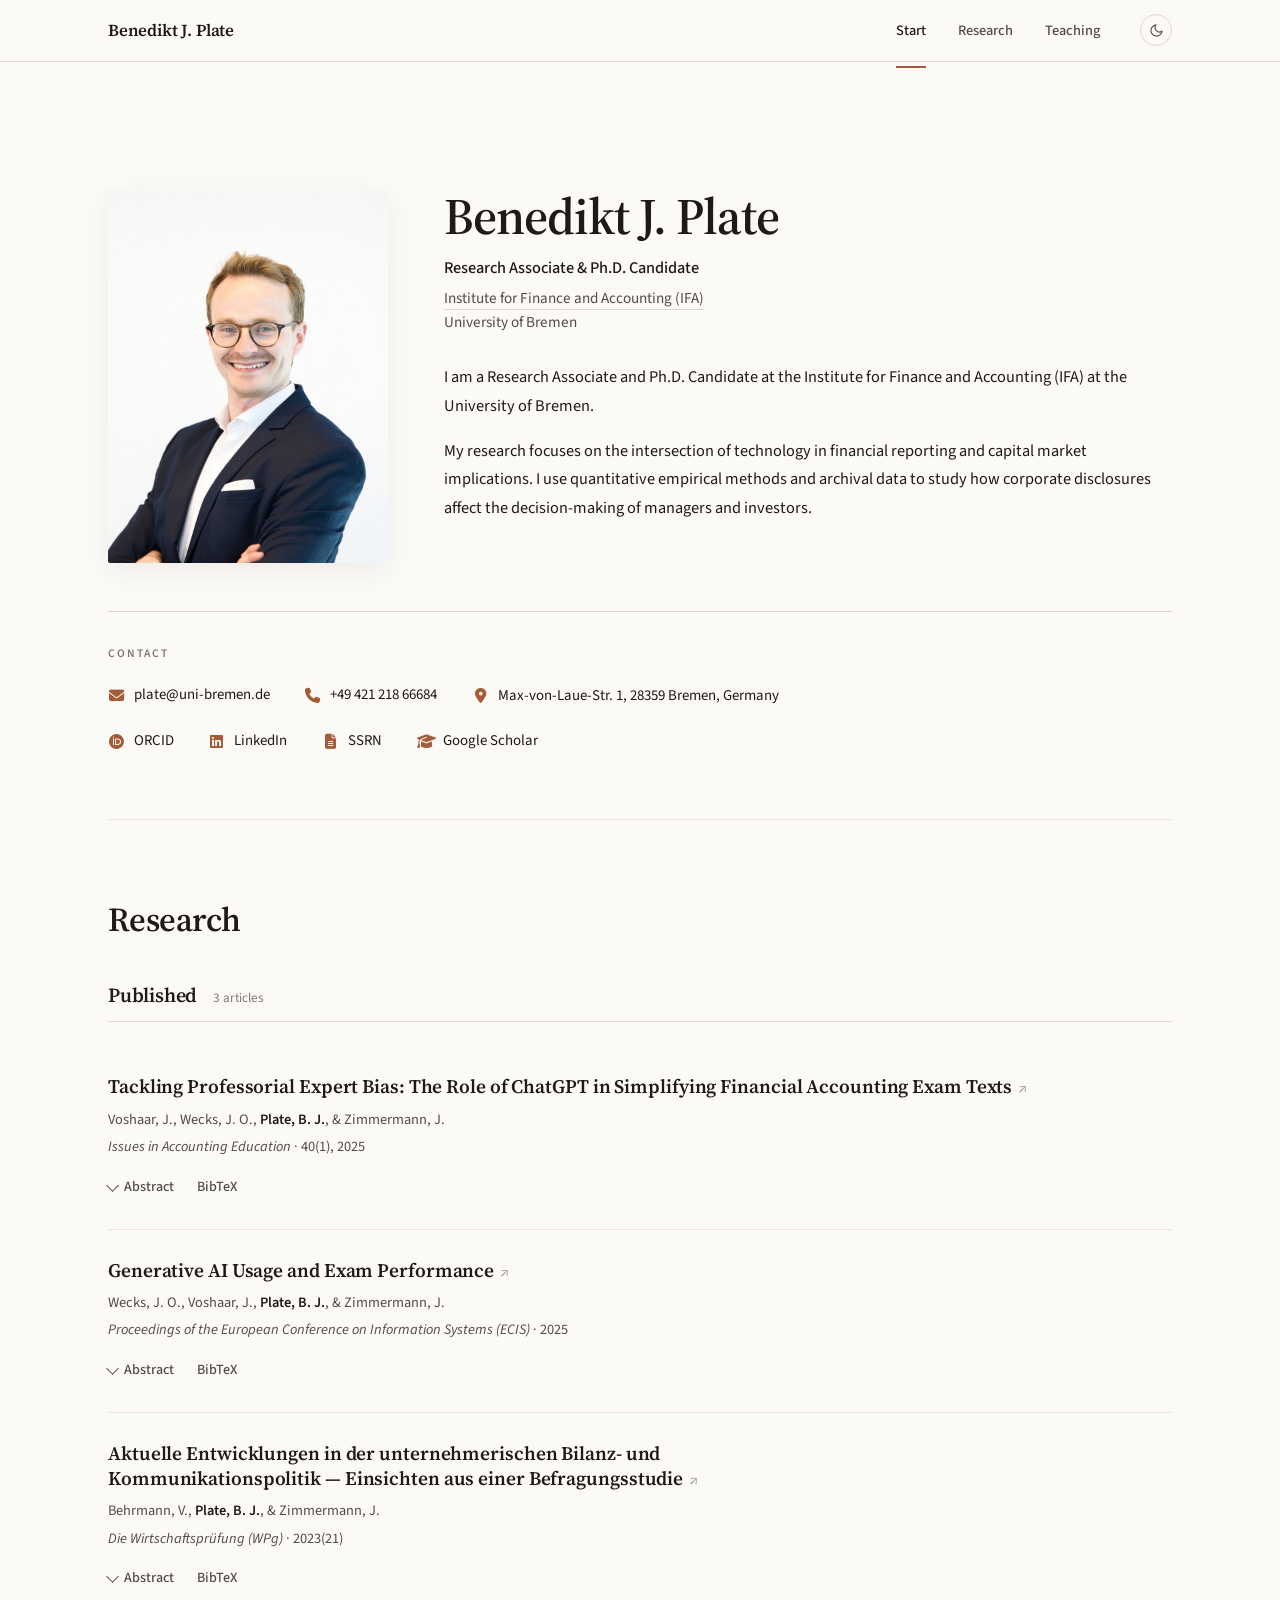
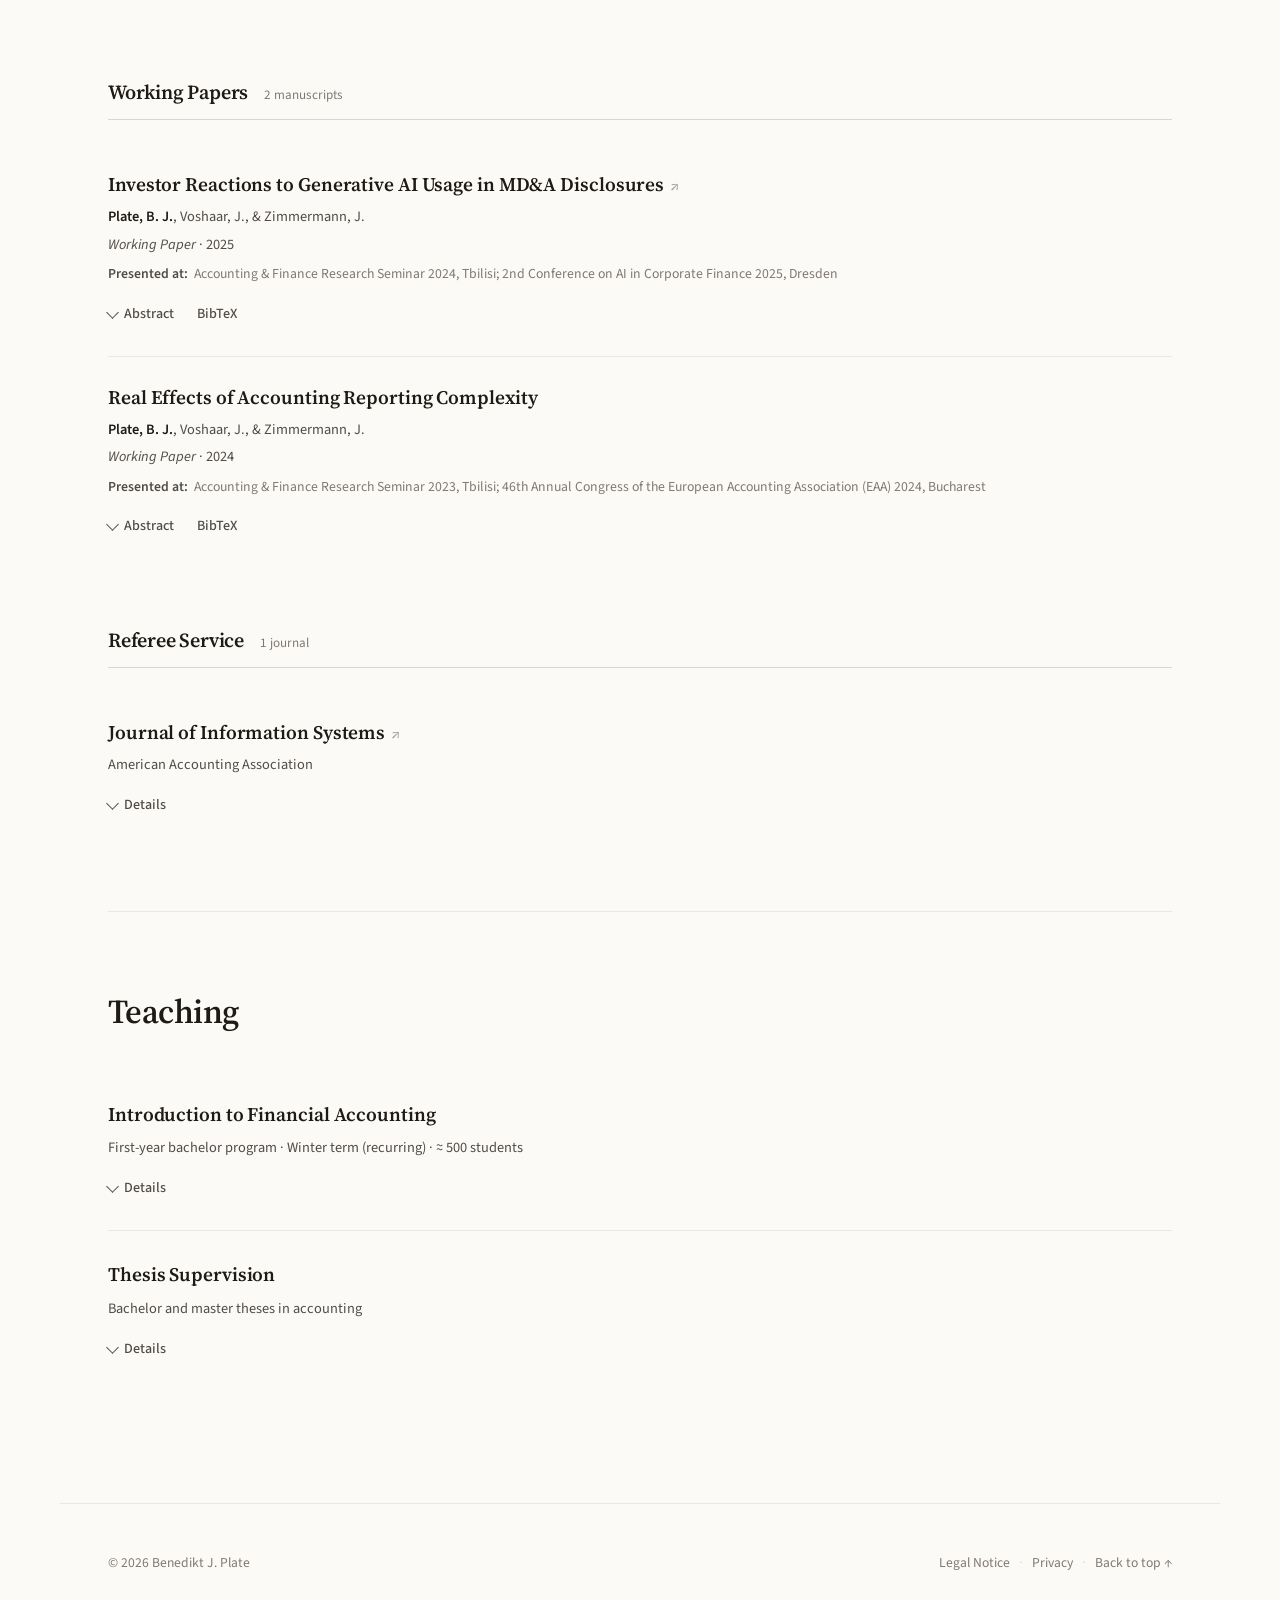
<file: index.html>
<!DOCTYPE html>
<html lang="en">
<head>
<meta charset="UTF-8">
<meta name="viewport" content="width=device-width, initial-scale=1.0">
<meta name="description" content="Benedikt J. Plate — Quantitative empirical accounting researcher at the University of Bremen. Generative AI, financial reporting, capital market implications.">
<title>Benedikt J. Plate</title>

<link rel="icon" type="image/svg+xml" href="favicon.svg">
<link rel="icon" type="image/png" sizes="16x16" href="assets/icons/favicon-16.png">
<link rel="icon" type="image/png" sizes="32x32" href="assets/icons/favicon-32.png">
<link rel="icon" type="image/png" sizes="48x48" href="assets/icons/favicon-48.png">
<link rel="apple-touch-icon" sizes="180x180" href="assets/icons/favicon-180.png">

<link rel="stylesheet" href="assets/fontawesome/css/all.min.css">

<style>
/* ============================================================
   SELF-HOSTED VARIABLE FONTS (GDPR-safe, no third-party requests)
   Source Sans 3  — weight 200..900, roman + italic
   Source Serif 4 — weight 200..900 + optical-size 8..60, roman + italic
   ============================================================ */
@font-face {
  font-family: 'Source Sans 3';
  font-style: normal;
  font-weight: 200 900;
  font-display: swap;
  src: url('assets/fonts/SourceSans3-VariableFont_wght.ttf') format('truetype-variations');
}
@font-face {
  font-family: 'Source Sans 3';
  font-style: italic;
  font-weight: 200 900;
  font-display: swap;
  src: url('assets/fonts/SourceSans3-Italic-VariableFont_wght.ttf') format('truetype-variations');
}
@font-face {
  font-family: 'Source Serif 4';
  font-style: normal;
  font-weight: 200 900;
  font-display: swap;
  src: url('assets/fonts/SourceSerif4-VariableFont.ttf') format('truetype-variations');
}
@font-face {
  font-family: 'Source Serif 4';
  font-style: italic;
  font-weight: 200 900;
  font-display: swap;
  src: url('assets/fonts/SourceSerif4-Italic-VariableFont.ttf') format('truetype-variations');
}

/* ============================================================
   TOKENS
   ============================================================ */
:root {
  /* Warm-neutral palette (light) */
  --bg:          oklch(0.985 0.006 85);      /* warm off-white */
  --paper:       oklch(0.965 0.010 82);      /* cream panel */
  --ink:         oklch(0.22  0.010 60);      /* soft black */
  --ink-2:       oklch(0.42  0.010 60);      /* secondary text */
  --ink-3:       oklch(0.58  0.012 60);      /* tertiary / captions */
  --rule:        oklch(0.88  0.010 80);      /* hairline */
  --rule-2:      oklch(0.93  0.008 82);      /* faint divider */
  --accent:      oklch(0.55  0.110 45);      /* terracotta */
  --accent-soft: oklch(0.55  0.110 45 / 0.10);

  --shadow-sm: 0 1px 2px rgba(40, 25, 10, 0.04);
  --shadow-md: 0 8px 30px rgba(40, 25, 10, 0.06);

  --sans:   'Source Sans 3', -apple-system, BlinkMacSystemFont, 'Segoe UI', sans-serif;
  --serif:  'Source Serif 4', 'Iowan Old Style', Georgia, serif;

  --maxw: 1160px;
  --gutter: clamp(1.25rem, 4vw, 3rem);
}

[data-theme="dark"] {
  --bg:          oklch(0.18 0.010 60);
  --paper:       oklch(0.22 0.012 60);
  --ink:         oklch(0.94 0.008 80);
  --ink-2:       oklch(0.76 0.010 75);
  --ink-3:       oklch(0.60 0.010 70);
  --rule:        oklch(0.32 0.010 60);
  --rule-2:      oklch(0.26 0.010 60);
  --accent:      oklch(0.72 0.110 50);
  --accent-soft: oklch(0.72 0.110 50 / 0.14);

  --shadow-sm: 0 1px 2px rgba(0,0,0,0.3);
  --shadow-md: 0 8px 30px rgba(0,0,0,0.35);
}

/* ============================================================
   BASE
   ============================================================ */
*, *::before, *::after { box-sizing: border-box; }
html { scroll-behavior: smooth; -webkit-text-size-adjust: 100%; }
body {
  margin: 0;
  font-family: var(--sans);
  font-size: 16.5px;
  line-height: 1.65;
  color: var(--ink);
  background: var(--bg);
  -webkit-font-smoothing: antialiased;
  text-rendering: optimizeLegibility;
  font-optical-sizing: auto;
  transition: background 0.35s ease, color 0.35s ease;
}

::selection { background: var(--accent-soft); color: var(--ink); }

a { color: inherit; text-decoration: none; }

/* ============================================================
   NAV
   ============================================================ */
.nav {
  position: sticky; top: 0; z-index: 50;
  background: color-mix(in oklab, var(--bg) 90%, transparent);
  backdrop-filter: saturate(1.2) blur(10px);
  -webkit-backdrop-filter: saturate(1.2) blur(10px);
  border-bottom: 1px solid var(--rule);
}
.nav-inner {
  max-width: var(--maxw);
  margin: 0 auto;
  padding: 0.9rem var(--gutter);
  display: flex; align-items: center; justify-content: space-between;
  gap: 2rem;
}
.nav-brand {
  font-family: var(--serif);
  font-weight: 600;
  font-size: 1.05rem;
  letter-spacing: -0.01em;
  color: var(--ink);
}
.nav-links {
  display: flex; gap: 2rem; align-items: center;
  font-size: 0.9rem;
  font-weight: 500;
}
.nav-links a {
  color: var(--ink-2);
  position: relative;
  padding: 0.25rem 0;
  transition: color 0.2s ease;
}
.nav-links a:hover { color: var(--ink); }
.nav-links a.active { color: var(--ink); }
.nav-links a.active::after {
  content: '';
  position: absolute; left: 0; right: 0; bottom: -22px;
  height: 2px; background: var(--accent);
}
.theme-toggle {
  background: transparent;
  border: 1px solid var(--rule);
  border-radius: 999px;
  width: 32px; height: 32px;
  display: inline-flex; align-items: center; justify-content: center;
  cursor: pointer;
  color: var(--ink-2);
  transition: all 0.25s ease;
  margin-left: 0.5rem;
}
.theme-toggle:hover { color: var(--ink); border-color: var(--ink-2); }
.theme-toggle svg { width: 15px; height: 15px; }
.theme-toggle .sun { display: none; }
[data-theme="dark"] .theme-toggle .sun { display: block; }
[data-theme="dark"] .theme-toggle .moon { display: none; }

.hamburger { display: none; flex-direction: column; gap: 5px; cursor: pointer;
  background: transparent; border: 0; padding: 6px; }
.hamburger span { display:block; width:22px; height: 1.8px; background: var(--ink); }

/* ============================================================
   LAYOUT
   ============================================================ */
main {
  max-width: var(--maxw);
  margin: 0 auto;
  padding: 0 var(--gutter);
}
section { padding: 5rem 0 4rem; scroll-margin-top: 80px; }
section + section { border-top: 1px solid var(--rule-2); }

.section-title {
  font-family: var(--serif);
  font-weight: 600;
  font-size: clamp(1.7rem, 3vw, 2.1rem);
  letter-spacing: -0.015em;
  line-height: 1.15;
  color: var(--ink);
  margin: 0 0 2.5rem 0;
}

/* ============================================================
   HERO
   ============================================================ */
.hero {
  display: grid;
  grid-template-columns: 280px 1fr;
  gap: 3.5rem;
  align-items: start;
  padding-top: 3rem;
}
.hero-photo img {
  width: 100%;
  aspect-ratio: 3 / 4;
  object-fit: cover;
  object-position: center top;
  border-radius: 2px;
  box-shadow: var(--shadow-md);
  display: block;
}

.hero-text h1 {
  font-family: var(--serif);
  font-weight: 600;
  font-size: clamp(2.25rem, 4.2vw, 3.2rem);
  line-height: 1.05;
  letter-spacing: -0.02em;
  margin: 0 0 0.7rem 0;
  color: var(--ink);
  white-space: nowrap;
}
.hero-role {
  font-size: 1.02rem;
  color: var(--ink);
  font-weight: 500;
  margin: 0 0 0.35rem 0;
}
.hero-affiliation {
  font-size: 0.95rem;
  color: var(--ink-2);
  margin: 0 0 1.8rem 0;
  line-height: 1.55;
}
.hero-affiliation a {
  color: var(--ink-2);
  border-bottom: 1px solid var(--rule);
  transition: border-color 0.2s, color 0.2s;
}
.hero-affiliation a:hover { color: var(--accent); border-bottom-color: var(--accent); }
.hero-bio {
  font-size: 1.02rem;
  line-height: 1.75;
  color: var(--ink);
  margin: 0;
  text-wrap: pretty;
}
.hero-bio p + p { margin-top: 1rem; }

/* CONTACT */
.contact {
  margin-top: 3rem;
  padding-top: 2rem;
  border-top: 1px solid var(--rule);
}
.contact-heading {
  text-transform: uppercase;
  font-size: 0.72rem;
  letter-spacing: 0.16em;
  font-weight: 600;
  color: var(--ink-3);
  margin-bottom: 1.25rem;
}
.contact-grid {
  display: flex;
  flex-wrap: wrap;
  gap: 1rem 2.2rem;
  font-size: 0.93rem;
  margin-bottom: 1.3rem;
}
.contact-row {
  display: inline-flex;
  align-items: center;
  gap: 0.6rem;
  color: var(--ink);
}
.contact-row i {
  color: var(--accent);
  font-size: 0.95rem;
  width: 16px;
  text-align: center;
}
.contact-row a { color: var(--ink); border-bottom: 1px solid transparent; transition: all 0.2s; }
.contact-row a:hover { color: var(--accent); border-bottom-color: var(--accent); }

.contact-links {
  display: flex; flex-wrap: wrap; gap: 1rem 2.2rem;
  font-size: 0.93rem;
}
.contact-links a {
  color: var(--ink);
  display: inline-flex; align-items: center; gap: 0.6rem;
  border-bottom: 1px solid transparent;
  transition: color 0.2s, border-color 0.2s;
}
.contact-links a i {
  color: var(--accent);
  font-size: 0.95rem;
  width: 16px;
  text-align: center;
}
.contact-links a:hover { color: var(--accent); border-bottom-color: var(--accent); }

/* ============================================================
   RESEARCH
   ============================================================ */
.research-group { margin-bottom: 3.5rem; }
.research-group:last-child { margin-bottom: 0; }

.group-label {
  display: flex;
  align-items: baseline;
  gap: 1rem;
  margin-bottom: 1.5rem;
  padding-bottom: 0.6rem;
  border-bottom: 1px solid var(--rule);
}
.group-label h3 {
  font-family: var(--serif);
  font-weight: 600;
  font-size: 1.25rem;
  letter-spacing: -0.01em;
  color: var(--ink);
  margin: 0;
}
.group-label .count {
  font-size: 0.82rem;
  color: var(--ink-3);
  font-weight: 400;
}

.paper {
  padding: 1.75rem 0;
  border-bottom: 1px solid var(--rule-2);
  transition: background 0.25s ease;
}
.paper:last-child { border-bottom: 0; }

.paper-title {
  font-family: var(--serif);
  font-weight: 600;
  font-size: 1.2rem;
  line-height: 1.3;
  letter-spacing: -0.005em;
  color: var(--ink);
  margin: 0 0 0.6rem 0;
  text-wrap: balance;
}
.paper-title a {
  background-image: linear-gradient(var(--accent), var(--accent));
  background-repeat: no-repeat;
  background-size: 0 1px;
  background-position: 0 100%;
  transition: background-size 0.35s ease, color 0.2s ease;
  padding-bottom: 2px;
}
.paper-title a:hover {
  background-size: 100% 1px;
  color: var(--accent);
}
.paper-title .ext {
  display: inline-block;
  margin-left: 0.35rem;
  opacity: 0.4;
  font-size: 0.7em;
  transition: opacity 0.2s, color 0.2s;
}
.paper-title a:hover .ext { opacity: 1; color: var(--accent); }

.paper-meta {
  font-size: 0.9rem;
  color: var(--ink-2);
  margin-bottom: 0.3rem;
  line-height: 1.55;
}
.paper-authors strong { font-weight: 600; color: var(--ink); }
.paper-venue { font-style: italic; color: var(--ink-2); }
.paper-venue .vol { font-style: normal; }
.paper-presented {
  font-size: 0.86rem;
  color: var(--ink-3);
  margin-top: 0.5rem;
  line-height: 1.55;
}
.paper-presented .lbl {
  font-weight: 600;
  color: var(--ink-2);
  margin-right: 0.35rem;
}

/* Actions row */
.paper-actions {
  display: flex;
  flex-wrap: wrap;
  gap: 0 1.4rem;
  margin-top: 0.9rem;
  align-items: center;
}
.paper-actions button {
  background: transparent;
  border: 0;
  padding: 0.25rem 0;
  font-family: var(--sans);
  font-size: 0.88rem;
  font-weight: 500;
  color: var(--ink-2);
  cursor: pointer;
  display: inline-flex; align-items: center; gap: 0.45rem;
  transition: color 0.2s;
}
.paper-actions button:hover { color: var(--accent); }
.paper-actions button .chev {
  width: 9px; height: 9px;
  border-right: 1.5px solid currentColor;
  border-bottom: 1.5px solid currentColor;
  transform: rotate(45deg);
  margin-top: -3px;
  transition: transform 0.3s ease;
}
.paper-actions button[aria-expanded="true"] .chev { transform: rotate(-135deg); margin-top: 2px; }

/* Abstract panel — figure is now larger */
.abstract {
  display: grid;
  grid-template-columns: 1fr 520px;
  gap: 2.25rem;
  align-items: center;
  overflow: hidden;
  max-height: 0;
  opacity: 0;
  transition: max-height 0.5s ease, opacity 0.35s ease, margin 0.35s ease, padding 0.35s ease;
  margin-top: 0;
}
.abstract.open {
  max-height: 3000px;
  opacity: 1;
  margin-top: 1.3rem;
  padding-top: 1.3rem;
  border-top: 1px dashed var(--rule);
}
.abstract-text {
  font-size: 0.95rem;
  line-height: 1.75;
  color: var(--ink-2);
  text-wrap: pretty;
}
.abstract-text p:first-child { margin-top: 0; }
.abstract-text p:last-child { margin-bottom: 0; }

.figure {
  background: var(--paper);
  border: 1px solid var(--rule);
  border-radius: 2px;
  padding: 0.9rem;
  position: sticky;
  top: 90px;
  margin: 0;
  align-self: center;
  display: flex;
  align-items: center;
  justify-content: center;
}
.figure img {
  width: 100%;
  height: auto;
  display: block;
  border-radius: 1px;
}

/* BibTeX popover */
.bibtex-panel {
  display: none;
  margin-top: 1rem;
  background: var(--paper);
  border: 1px solid var(--rule);
  border-radius: 3px;
  font-family: ui-monospace, Menlo, Consolas, monospace;
  font-size: 0.8rem;
  line-height: 1.55;
  color: var(--ink-2);
  position: relative;
}
.bibtex-panel.open { display: block; }
.bibtex-panel pre {
  margin: 0;
  padding: 1rem 3.5rem 1rem 1rem;
  white-space: pre-wrap;
  overflow-x: auto;
}
.bibtex-copy {
  position: absolute; top: 0.5rem; right: 0.5rem;
  background: var(--bg);
  border: 1px solid var(--rule);
  border-radius: 3px;
  padding: 0.3rem 0.6rem;
  font-family: var(--sans);
  font-size: 0.78rem;
  color: var(--ink-2);
  cursor: pointer;
  transition: all 0.2s;
}
.bibtex-copy:hover { color: var(--accent); border-color: var(--accent); }
.bibtex-copy.copied { color: var(--accent); }

/* ============================================================
   TEACHING
   ============================================================ */
.teaching-list { display: grid; gap: 0; }
.teaching-item {
  padding: 1.75rem 0;
  border-bottom: 1px solid var(--rule-2);
}
.teaching-item:last-child { border-bottom: 0; }
.teaching-item h4 {
  font-family: var(--serif);
  font-weight: 600;
  font-size: 1.2rem;
  letter-spacing: -0.005em;
  color: var(--ink);
  margin: 0 0 0.35rem 0;
}
.teaching-meta {
  font-size: 0.9rem;
  color: var(--ink-2);
  margin: 0 0 0.6rem 0;
}
.teaching-details {
  font-size: 0.95rem;
  line-height: 1.75;
  color: var(--ink-2);
  max-height: 0;
  overflow: hidden;
  opacity: 0;
  transition: max-height 0.5s ease, opacity 0.35s ease, margin 0.35s ease, padding 0.35s ease;
}
.teaching-details.open {
  max-height: 800px;
  opacity: 1;
  margin-top: 1rem;
  padding-top: 1rem;
  border-top: 1px dashed var(--rule);
}

/* ============================================================
   FOOTER
   ============================================================ */
footer {
  max-width: var(--maxw);
  margin: 0 auto;
  padding: 3rem var(--gutter) 4rem;
  border-top: 1px solid var(--rule-2);
  margin-top: 3rem;
  display: flex;
  justify-content: space-between;
  flex-wrap: wrap;
  gap: 1rem;
  font-size: 0.85rem;
  color: var(--ink-3);
}
footer .back-to-top {
  color: var(--ink-3);
  border-bottom: 1px solid transparent;
  transition: all 0.2s;
}
footer .back-to-top:hover { color: var(--accent); border-bottom-color: var(--accent); }
.footer-legal-links {
  display: inline-flex;
  align-items: center;
  gap: 0.6rem;
  flex-wrap: wrap;
}
.footer-legal-links a {
  color: var(--ink-3);
  border-bottom: 1px solid transparent;
  transition: all 0.2s;
}
.footer-legal-links a:hover { color: var(--accent); border-bottom-color: var(--accent); }
.footer-legal-links .sep { color: var(--rule); }

/* ============================================================
   SCROLL REVEAL
   ============================================================ */
.reveal {
  opacity: 0;
  transform: translateY(14px);
  transition: opacity 0.7s ease, transform 0.7s ease;
}
.reveal.visible { opacity: 1; transform: translateY(0); }

/* ============================================================
   RESPONSIVE
   ============================================================ */
@media (max-width: 960px) {
  .abstract { grid-template-columns: 1fr 420px; }
}
@media (max-width: 880px) {
  .hero { gap: 1.75rem; padding-top: 2.5rem; }
  .hero-text h1 { white-space: normal; }
  .abstract { grid-template-columns: 1fr; }
  .figure { position: static; }
  section { padding: 4rem 0 3rem; }
}
@media (max-width: 640px) {
  .hero { grid-template-columns: 1fr; gap: 1.5rem; }
  .hero-photo { max-width: 220px; }
}
@media (max-width: 640px) {
  .hamburger { display: inline-flex; }
  .nav-links {
    display: none;
    position: absolute; top: 100%; left: 0; right: 0;
    background: var(--bg);
    flex-direction: column;
    padding: 1rem var(--gutter);
    border-bottom: 1px solid var(--rule);
    gap: 1rem;
    align-items: flex-start;
  }
  .nav-links.open { display: flex; }
  .nav-links a.active::after { display: none; }
  .hero-text h1 { font-size: 2.1rem; }
  .paper-title { font-size: 1.08rem; }
}

@media (prefers-reduced-motion: reduce) {
  *, *::before, *::after {
    animation-duration: 0s !important;
    transition-duration: 0s !important;
    scroll-behavior: auto !important;
  }
  .reveal { opacity: 1; transform: none; }
}
</style>
</head>
<body>

<nav class="nav">
  <div class="nav-inner">
    <a href="#start" class="nav-brand">Benedikt J. Plate</a>

    <button class="hamburger" id="hamburger" aria-label="Menu"><span></span><span></span><span></span></button>

    <div class="nav-links" id="navMenu">
      <a href="#start" class="nav-link active">Start</a>
      <a href="#research" class="nav-link">Research</a>
      <a href="#teaching" class="nav-link">Teaching</a>
      <button class="theme-toggle" id="themeToggle" aria-label="Toggle dark mode">
        <svg class="moon" viewBox="0 0 24 24" fill="none" stroke="currentColor" stroke-width="1.8" stroke-linecap="round" stroke-linejoin="round"><path d="M21 12.8A9 9 0 1 1 11.2 3a7 7 0 0 0 9.8 9.8z"/></svg>
        <svg class="sun" viewBox="0 0 24 24" fill="none" stroke="currentColor" stroke-width="1.8" stroke-linecap="round" stroke-linejoin="round"><circle cx="12" cy="12" r="4"/><path d="M12 2v2M12 20v2M4.93 4.93l1.41 1.41M17.66 17.66l1.41 1.41M2 12h2M20 12h2M4.93 19.07l1.41-1.41M17.66 6.34l1.41-1.41"/></svg>
      </button>
    </div>
  </div>
</nav>

<main>

<!-- ============================ START ============================ -->
<section id="start">
  <div class="hero reveal">
    <div class="hero-photo">
      <img src="assets/images/portrait.jpg" alt="Portrait of Benedikt J. Plate">
    </div>
    <div class="hero-text">
      <h1>Benedikt J. Plate</h1>
      <p class="hero-role">Research Associate &amp; Ph.D. Candidate</p>
      <p class="hero-affiliation">
        <a href="https://www.uni-bremen.de/institute-for-finance-and-accounting-ifa" target="_blank" rel="noopener">Institute for Finance and Accounting (IFA)</a><br>
        University of Bremen
      </p>
      <div class="hero-bio">
        <p>I am a Research Associate and Ph.D. Candidate at the Institute for Finance and Accounting (IFA) at the University of Bremen.</p>
        <p>My research focuses on the intersection of technology in financial reporting and capital market implications. I use quantitative empirical methods and archival data to study how corporate disclosures affect the decision-making of managers and investors.</p>
      </div>
    </div>
  </div>

  <div class="contact reveal">
    <div class="contact-heading">Contact</div>
    <div class="contact-grid">
      <div class="contact-row">
        <i class="fas fa-envelope"></i>
        <a href="mailto:plate@uni-bremen.de">plate@uni-bremen.de</a>
      </div>
      <div class="contact-row">
        <i class="fas fa-phone"></i>
        <a href="tel:+4942121866684">+49 421 218 66684</a>
      </div>
      <div class="contact-row">
        <i class="fas fa-map-marker-alt"></i>
        <span>Max-von-Laue-Str. 1, 28359 Bremen, Germany</span>
      </div>
    </div>
    <div class="contact-links">
      <a href="https://orcid.org/0009-0003-6982-3718" target="_blank" rel="noopener"><i class="fab fa-orcid"></i> ORCID</a>
      <a href="https://www.linkedin.com/in/benedikt-j-plate-710a2b144/" target="_blank" rel="noopener"><i class="fab fa-linkedin"></i> LinkedIn</a>
      <a href="https://papers.ssrn.com/sol3/cf_dev/AbsByAuth.cfm?per_id=6705580" target="_blank" rel="noopener"><i class="fas fa-file-alt"></i> SSRN</a>
      <a href="https://scholar.google.com/citations?user=khxBVskAAAAJ" target="_blank" rel="noopener"><i class="fas fa-graduation-cap"></i> Google Scholar</a>
    </div>
  </div>
</section>

<!-- ============================ RESEARCH ============================ -->
<section id="research">
  <div class="reveal">
    <h2 class="section-title">Research</h2>
  </div>

  <!-- Published -->
  <div class="research-group reveal">
    <div class="group-label">
      <h3>Published</h3>
      <span class="count">3 articles</span>
    </div>

    <!-- P1 -->
    <article class="paper">
      <h4 class="paper-title">
        <a href="https://publications.aaahq.org/iae/article-abstract/40/1/93/12790/Tackling-Professorial-Expert-Bias-The-Role-of?redirectedFrom=fulltext" target="_blank" rel="noopener">
          Tackling Professorial Expert Bias: The Role of ChatGPT in Simplifying Financial Accounting Exam Texts<span class="ext">↗</span>
        </a>
      </h4>
      <div class="paper-meta">
        <span class="paper-authors">Voshaar, J., Wecks, J. O., <strong>Plate, B. J.</strong>, &amp; Zimmermann, J.</span>
      </div>
      <div class="paper-meta">
        <span class="paper-venue">Issues in Accounting Education <span class="vol">· 40(1), 2025</span></span>
      </div>
      <div class="paper-actions">
        <button type="button" class="abstract-trigger" aria-expanded="false" data-target="abs-1">
          <span class="chev"></span><span class="lbl-txt">Abstract</span>
        </button>
        <button type="button" class="bibtex-trigger" data-target="bib-1">BibTeX</button>
      </div>

      <div class="abstract" id="abs-1">
        <div class="abstract-text">
          <p>Experts tend to produce complex texts but mistakenly consider them an easy read for their audience. Accounting professors likely exhibit such expert bias in formulating exams. Consequently, students struggle with comprehension, giving rise to high failure rates and a shortage of talent for the profession. This study explores the potential of ChatGPT for overcoming expert bias and improving financial accounting exam texts to increase comprehension and performance and reduce frustration and confusion.</p>
          <p>We ask three key questions: (1) Does text modification with ChatGPT lead to increased perceived comprehension? (2) Does text modification with ChatGPT result in better performance? and (3) Does perceived comprehension mediate the relationship between ChatGPT-based text modification and performance? We find that students benefit from ChatGPT-based modification through increased perceived comprehension and reduced confusion and frustration. Causal mediation analysis suggests that improved perceived comprehension attributes significantly to exam performance, but we cannot document an overall positive effect.</p>
        </div>
        <figure class="figure">
          <img src="assets/images/fig_expert_bias.jpg" alt="2×2 design with mean perceived comprehension by group and exam part">
        </figure>
      </div>

      <div class="bibtex-panel" id="bib-1">
<pre>@article{voshaar2025tackling,
  title   = {Tackling Professorial Expert Bias: The Role of ChatGPT in Simplifying Financial Accounting Exam Texts},
  author  = {Voshaar, Jan and Wecks, Jan Ole and Plate, Benedikt J. and Zimmermann, Jochen},
  journal = {Issues in Accounting Education},
  volume  = {40},
  number  = {1},
  pages   = {93--},
  year    = {2025}
}</pre>
        <button class="bibtex-copy" type="button">Copy</button>
      </div>
    </article>

    <!-- P2 -->
    <article class="paper">
      <h4 class="paper-title">
        <a href="https://aisel.aisnet.org/ecis2025/education/education/8/" target="_blank" rel="noopener">
          Generative AI Usage and Exam Performance<span class="ext">↗</span>
        </a>
      </h4>
      <div class="paper-meta">
        <span class="paper-authors">Wecks, J. O., Voshaar, J., <strong>Plate, B. J.</strong>, &amp; Zimmermann, J.</span>
      </div>
      <div class="paper-meta">
        <span class="paper-venue">Proceedings of the European Conference on Information Systems (ECIS) <span class="vol">· 2025</span></span>
      </div>
      <div class="paper-actions">
        <button type="button" class="abstract-trigger" aria-expanded="false" data-target="abs-2">
          <span class="chev"></span><span class="lbl-txt">Abstract</span>
        </button>
        <button type="button" class="bibtex-trigger" data-target="bib-2">BibTeX</button>
      </div>

      <div class="abstract" id="abs-2">
        <div class="abstract-text">
          <p>This study evaluates the impact of students' usage of generative artificial intelligence (GenAI) tools such as ChatGPT on their exam performance. We analyse student essays using GenAI detection systems to identify GenAI users among the cohort.</p>
          <p>Employing multivariate regression analysis, we find that students using GenAI tools score on average 6.71 (out of 100) points lower than non-users. While GenAI may offer benefits for learning and engagement, the way students actually use it correlates with diminished exam outcomes. Exploring the underlying mechanism, additional analyses show that the effect is particularly detrimental to students with high learning potential, suggesting an effect whereby GenAI tool usage hinders learning. Our findings provide important empirical evidence for the ongoing debate on the integration of GenAI in higher education.</p>
        </div>
        <figure class="figure">
          <img src="assets/images/fig_genai_exam.jpg" alt="Score distributions pre and post GenAI for user and non-user groups">
        </figure>
      </div>

      <div class="bibtex-panel" id="bib-2">
<pre>@inproceedings{wecks2025genai,
  title     = {Generative AI Usage and Exam Performance},
  author    = {Wecks, Jan Ole and Voshaar, Jan and Plate, Benedikt J. and Zimmermann, Jochen},
  booktitle = {Proceedings of the European Conference on Information Systems (ECIS)},
  year      = {2025}
}</pre>
        <button class="bibtex-copy" type="button">Copy</button>
      </div>
    </article>

    <!-- P3 -->
    <article class="paper">
      <h4 class="paper-title">
        <a href="https://shop.idw-verlag.de/WPg-Die-Wirtschaftspruefung-21-2023/62321" target="_blank" rel="noopener">
          Aktuelle Entwicklungen in der unternehmerischen Bilanz- und Kommunikationspolitik — Einsichten aus einer Befragungsstudie<span class="ext">↗</span>
        </a>
      </h4>
      <div class="paper-meta">
        <span class="paper-authors">Behrmann, V., <strong>Plate, B. J.</strong>, &amp; Zimmermann, J.</span>
      </div>
      <div class="paper-meta">
        <span class="paper-venue">Die Wirtschaftsprüfung (WPg) <span class="vol">· 2023(21)</span></span>
      </div>
      <div class="paper-actions">
        <button type="button" class="abstract-trigger" aria-expanded="false" data-target="abs-3">
          <span class="chev"></span><span class="lbl-txt">Abstract</span>
        </button>
        <button type="button" class="bibtex-trigger" data-target="bib-3">BibTeX</button>
      </div>

      <div class="abstract" id="abs-3">
        <div class="abstract-text">
          <p>Trust between firms and investors ensures the functioning of the capital market. In addition to financial statement audits, internal corporate decisions regarding accounting and communication policies also contribute to building trust.</p>
          <p>This study examines the influence of high reporting frequencies and benchmarks on the dimensions of accounting policy decisions, as well as companies’ assessments of alternative information channels and narrative reporting elements. Based on a survey of Prime Standard companies, it highlights the challenges and opportunities that arise for financial auditing and consulting in this context.</p>
        </div>
        <figure class="figure">
          <img src="assets/images/fig_wpg.png" alt="Survey results: real activities management and expected loss in value">
        </figure>
      </div>

      <div class="bibtex-panel" id="bib-3">
<pre>@article{behrmann2023aktuelle,
  title   = {Aktuelle Entwicklungen in der unternehmerischen Bilanz- und Kommunikationspolitik},
  author  = {Behrmann, Vanessa and Plate, Benedikt J. and Zimmermann, Jochen},
  journal = {Die Wirtschaftsprüfung (WPg)},
  number  = {21},
  year    = {2023}
}</pre>
        <button class="bibtex-copy" type="button">Copy</button>
      </div>
    </article>
  </div>

  <!-- Working Papers -->
  <div class="research-group reveal">
    <div class="group-label">
      <h3>Working Papers</h3>
      <span class="count">2 manuscripts</span>
    </div>

    <!-- W1 -->
    <article class="paper">
      <h4 class="paper-title">
        <a href="https://papers.ssrn.com/sol3/papers.cfm?abstract_id=5068116" target="_blank" rel="noopener">
          Investor Reactions to Generative AI Usage in MD&amp;A Disclosures<span class="ext">↗</span>
        </a>
      </h4>
      <div class="paper-meta">
        <span class="paper-authors"><strong>Plate, B. J.</strong>, Voshaar, J., &amp; Zimmermann, J.</span>
      </div>
      <div class="paper-meta">
        <span class="paper-venue">Working Paper <span class="vol">· 2025</span></span>
      </div>
      <div class="paper-presented">
        <span class="lbl">Presented at:</span>Accounting &amp; Finance Research Seminar 2024, Tbilisi; 2nd Conference on AI in Corporate Finance 2025, Dresden
      </div>
      <div class="paper-actions">
        <button type="button" class="abstract-trigger" aria-expanded="false" data-target="abs-4">
          <span class="chev"></span><span class="lbl-txt">Abstract</span>
        </button>
        <button type="button" class="bibtex-trigger" data-target="bib-4">BibTeX</button>
      </div>

      <div class="abstract" id="abs-4">
        <div class="abstract-text">
          <p>This study examines the impact of generative artificial intelligence (GenAI) usage on investor reactions by focussing on the use of GenAI to create or modify 'Management's Discussion and Analysis of Financial Condition and Results of Operations' (MD&amp;A) sections of 10-K filings.</p>
          <p>Analyzing 6,977 firm-year observations from filing years 2021 to 2023, we find that using GenAI for MD&amp;A texts is associated with adverse short-term investor reactions measured by signed and absolute cumulative abnormal returns (CAR). Using causal mediation analysis, we show that GenAI enhances financial disclosures' readability, leading to greater CAR. Tone, in contrast, remains unaffected, suggesting firms prioritize simplifying over tone manipulation. However, the mediation effect is outweighed by the negative direct effect, leading to a significantly negative impact of GenAI usage in narrative disclosures on investor reactions.</p>
        </div>
        <figure class="figure">
          <img src="assets/images/fig_investor_reactions.jpg" alt="Causal mediation diagram: GenAI usage, readability, investor reactions">
        </figure>
      </div>

      <div class="bibtex-panel" id="bib-4">
<pre>@unpublished{plate2025investor,
  title  = {Investor Reactions to Generative AI Usage in MD\&A Disclosures},
  author = {Plate, Benedikt J. and Voshaar, Jan and Zimmermann, Jochen},
  note   = {Working Paper},
  year   = {2025},
  url    = {https://papers.ssrn.com/sol3/papers.cfm?abstract_id=5068116}
}</pre>
        <button class="bibtex-copy" type="button">Copy</button>
      </div>
    </article>

    <!-- W2 -->
    <article class="paper">
      <h4 class="paper-title">
        Real Effects of Accounting Reporting Complexity
      </h4>
      <div class="paper-meta">
        <span class="paper-authors"><strong>Plate, B. J.</strong>, Voshaar, J., &amp; Zimmermann, J.</span>
      </div>
      <div class="paper-meta">
        <span class="paper-venue">Working Paper <span class="vol">· 2024</span></span>
      </div>
      <div class="paper-presented">
        <span class="lbl">Presented at:</span>Accounting &amp; Finance Research Seminar 2023, Tbilisi; 46th Annual Congress of the European Accounting Association (EAA) 2024, Bucharest
      </div>
      <div class="paper-actions">
        <button type="button" class="abstract-trigger" aria-expanded="false" data-target="abs-5">
          <span class="chev"></span><span class="lbl-txt">Abstract</span>
        </button>
        <button type="button" class="bibtex-trigger" data-target="bib-5">BibTeX</button>
      </div>

      <div class="abstract" id="abs-5">
        <div class="abstract-text">
          <p>This study examines the effect of accounting reporting complexity (ARC) on real economic investment decisions. Prior literature documents adverse capital market effects of ARC, suggesting that complexity in financial disclosures induces information frictions between managers and external debt or equity capital providers and, thereby, increases firms' cost of external capital.</p>
          <p>Based on the pecking order of internal and external financing, we analytically predict that organizational investments in firms with higher ARC oscillate more strongly with fluctuations in internally available funds, translating into a higher sensitivity of organizational investment. Consistently, our empirical results document that firms with higher ARC expand organizational investment more aggressively when internal funds rise and cut them more decisively when funds fall.</p>
          <p>We account for "non-standard errors" in our evidence-generating process by computing our OLS regression across 512 specifications with different research design choice combinations. Our empirical results remain statistically significant in 93.36 percent, indicating high robustness and validity of our empirical findings.</p>
        </div>
        <figure class="figure">
          <img src="assets/images/fig_real_effects.jpg" alt="Empirical prediction: investment change by sales change under low vs. high ARC">
        </figure>
      </div>

      <div class="bibtex-panel" id="bib-5">
<pre>@unpublished{plate2024real,
  title  = {Real Effects of Accounting Reporting Complexity},
  author = {Plate, Benedikt J. and Voshaar, Jan and Zimmermann, Jochen},
  note   = {Working Paper},
  year   = {2024}
}</pre>
        <button class="bibtex-copy" type="button">Copy</button>
      </div>
    </article>
  </div>

  <!-- Referee Service -->
  <div class="research-group reveal">
    <div class="group-label">
      <h3>Referee Service</h3>
      <span class="count">1 journal</span>
    </div>

    <article class="paper">
      <h4 class="paper-title">
        <a href="https://aaahq.org/Research/Journals/Journal-of-Information-Systems" target="_blank" rel="noopener">
          Journal of Information Systems<span class="ext">↗</span>
        </a>
      </h4>
      <div class="paper-meta">
        <span class="paper-authors">American Accounting Association</span>
      </div>
      <div class="paper-actions">
        <button type="button" class="abstract-trigger" aria-expanded="false" data-target="abs-6">
          <span class="chev"></span><span class="lbl-txt">Details</span>
        </button>
      </div>
      <div class="abstract" id="abs-6" style="grid-template-columns: 1fr;">
        <div class="abstract-text">
          <p>The Journal of Information Systems (JIS) is a leading peer-reviewed journal published by the American Accounting Association. JIS publishes research on the intersection of accounting and information systems, covering topics such as data analytics, artificial intelligence, cybersecurity, and the design and use of accounting information systems. The journal is listed in the ABS Academic Journal Guide and the VHB Rating 2024.</p>
        </div>
      </div>
    </article>
  </div>
</section>

<!-- ============================ TEACHING ============================ -->
<section id="teaching">
  <div class="reveal">
    <h2 class="section-title">Teaching</h2>
  </div>

  <div class="teaching-list reveal">
    <div class="teaching-item">
      <h4>Introduction to Financial Accounting</h4>
      <p class="teaching-meta">First-year bachelor program · Winter term (recurring) · ≈ 500 students</p>
      <div class="paper-actions">
        <button type="button" class="teaching-trigger" aria-expanded="false" data-target="teach-1">
          <span class="chev"></span><span class="lbl-txt">Details</span>
        </button>
      </div>
      <div class="teaching-details" id="teach-1">
        <p>This mandatory introductory course covers the fundamentals of financial accounting for first-year business, economics, engineering, and management students. The course is attended by approximately 500 students each year and covers topics including the recording of business transactions, accrual accounting, depreciation and impairment, and inventory valuation. Teaching is delivered through a combination of lectures and tutorials, with the final grade determined by a written examination at the end of the semester.</p>
      </div>
    </div>

    <div class="teaching-item">
      <h4>Thesis Supervision</h4>
      <p class="teaching-meta">Bachelor and master theses in accounting</p>
      <div class="paper-actions">
        <button type="button" class="teaching-trigger" aria-expanded="false" data-target="teach-2">
          <span class="chev"></span><span class="lbl-txt">Details</span>
        </button>
      </div>
      <div class="teaching-details" id="teach-2">
        <p>I supervise bachelor and master theses in the area of financial accounting, with a focus on topics related to generative AI in financial reporting, accounting reporting complexity, XBRL, and capital market effects. Thesis projects typically involve quantitative empirical research using archival data. Students are guided through the process of developing research questions, conducting literature reviews, applying appropriate empirical methods, and presenting findings in a structured academic format.</p>
      </div>
    </div>
  </div>
</section>

</main>

<footer>
  <div>© 2026 Benedikt J. Plate</div>
  <div class="footer-legal-links">
    <a href="imprint/">Legal Notice</a>
    <span class="sep">·</span>
    <a href="privacy/">Privacy</a>
    <span class="sep">·</span>
    <a href="#start" class="back-to-top">Back to top ↑</a>
  </div>
</footer>

<script>
// ---------- Theme toggle (persistent) ----------
(function() {
  const root = document.documentElement;
  const saved = localStorage.getItem('bp-theme');
  const prefersDark = window.matchMedia('(prefers-color-scheme: dark)').matches;
  const initial = saved || (prefersDark ? 'dark' : 'light');
  root.setAttribute('data-theme', initial);
  const btn = document.getElementById('themeToggle');
  btn.addEventListener('click', () => {
    const next = root.getAttribute('data-theme') === 'dark' ? 'light' : 'dark';
    root.setAttribute('data-theme', next);
    localStorage.setItem('bp-theme', next);
  });
})();

// ---------- Mobile menu ----------
(function() {
  const ham = document.getElementById('hamburger');
  const menu = document.getElementById('navMenu');
  ham.addEventListener('click', () => menu.classList.toggle('open'));
  menu.querySelectorAll('.nav-link').forEach(a =>
    a.addEventListener('click', () => menu.classList.remove('open'))
  );
})();

// ---------- Smooth anchor scroll ----------
document.querySelectorAll('a[href^="#"]').forEach(a => {
  a.addEventListener('click', e => {
    const id = a.getAttribute('href');
    if (id.length > 1) {
      const t = document.querySelector(id);
      if (t) { e.preventDefault(); t.scrollIntoView({ behavior: 'smooth', block: 'start' }); }
    }
  });
});

// ---------- Scroll-spy ----------
(function() {
  const sections = document.querySelectorAll('main section');
  const links = document.querySelectorAll('.nav-link');
  function spy() {
    let cur = sections[0]?.id;
    const y = window.scrollY + 140;
    sections.forEach(s => { if (y >= s.offsetTop) cur = s.id; });
    links.forEach(l => l.classList.toggle('active', l.getAttribute('href') === '#' + cur));
  }
  window.addEventListener('scroll', spy, { passive: true });
  spy();
})();

// ---------- Disclosures ----------
function bindToggle(selector, openClass) {
  document.querySelectorAll(selector).forEach(btn => {
    btn.addEventListener('click', () => {
      const target = document.getElementById(btn.dataset.target);
      if (!target) return;
      const open = target.classList.toggle(openClass);
      btn.setAttribute('aria-expanded', open);
      const label = btn.querySelector('.lbl-txt');
      if (label) {
        const base = label.dataset.base || label.textContent;
        label.dataset.base = base;
        label.textContent = open ? 'Hide' : base;
      }
    });
  });
}
bindToggle('.abstract-trigger', 'open');
bindToggle('.teaching-trigger', 'open');

// ---------- BibTeX panels ----------
document.querySelectorAll('.bibtex-trigger').forEach(btn => {
  btn.addEventListener('click', () => {
    const target = document.getElementById(btn.dataset.target);
    if (!target) return;
    target.classList.toggle('open');
  });
});
document.querySelectorAll('.bibtex-copy').forEach(btn => {
  btn.addEventListener('click', async () => {
    const pre = btn.parentElement.querySelector('pre');
    if (!pre) return;
    try {
      await navigator.clipboard.writeText(pre.textContent);
      btn.textContent = 'Copied ✓';
      btn.classList.add('copied');
      setTimeout(() => { btn.textContent = 'Copy'; btn.classList.remove('copied'); }, 1800);
    } catch (e) {
      const r = document.createRange();
      r.selectNode(pre);
      window.getSelection().removeAllRanges();
      window.getSelection().addRange(r);
      document.execCommand('copy');
      window.getSelection().removeAllRanges();
      btn.textContent = 'Copied ✓';
      setTimeout(() => { btn.textContent = 'Copy'; }, 1800);
    }
  });
});

// ---------- Scroll reveal ----------
(function() {
  const els = document.querySelectorAll('.reveal');
  const vh = window.innerHeight || document.documentElement.clientHeight;
  els.forEach(el => {
    const r = el.getBoundingClientRect();
    if (r.top < vh * 0.95) el.classList.add('visible');
  });
  const io = new IntersectionObserver(entries => {
    entries.forEach(e => {
      if (e.isIntersecting) {
        e.target.classList.add('visible');
        io.unobserve(e.target);
      }
    });
  }, { threshold: 0.08, rootMargin: '0px 0px -40px 0px' });
  els.forEach(el => { if (!el.classList.contains('visible')) io.observe(el); });
})();
</script>
</body>
</html>
</file>
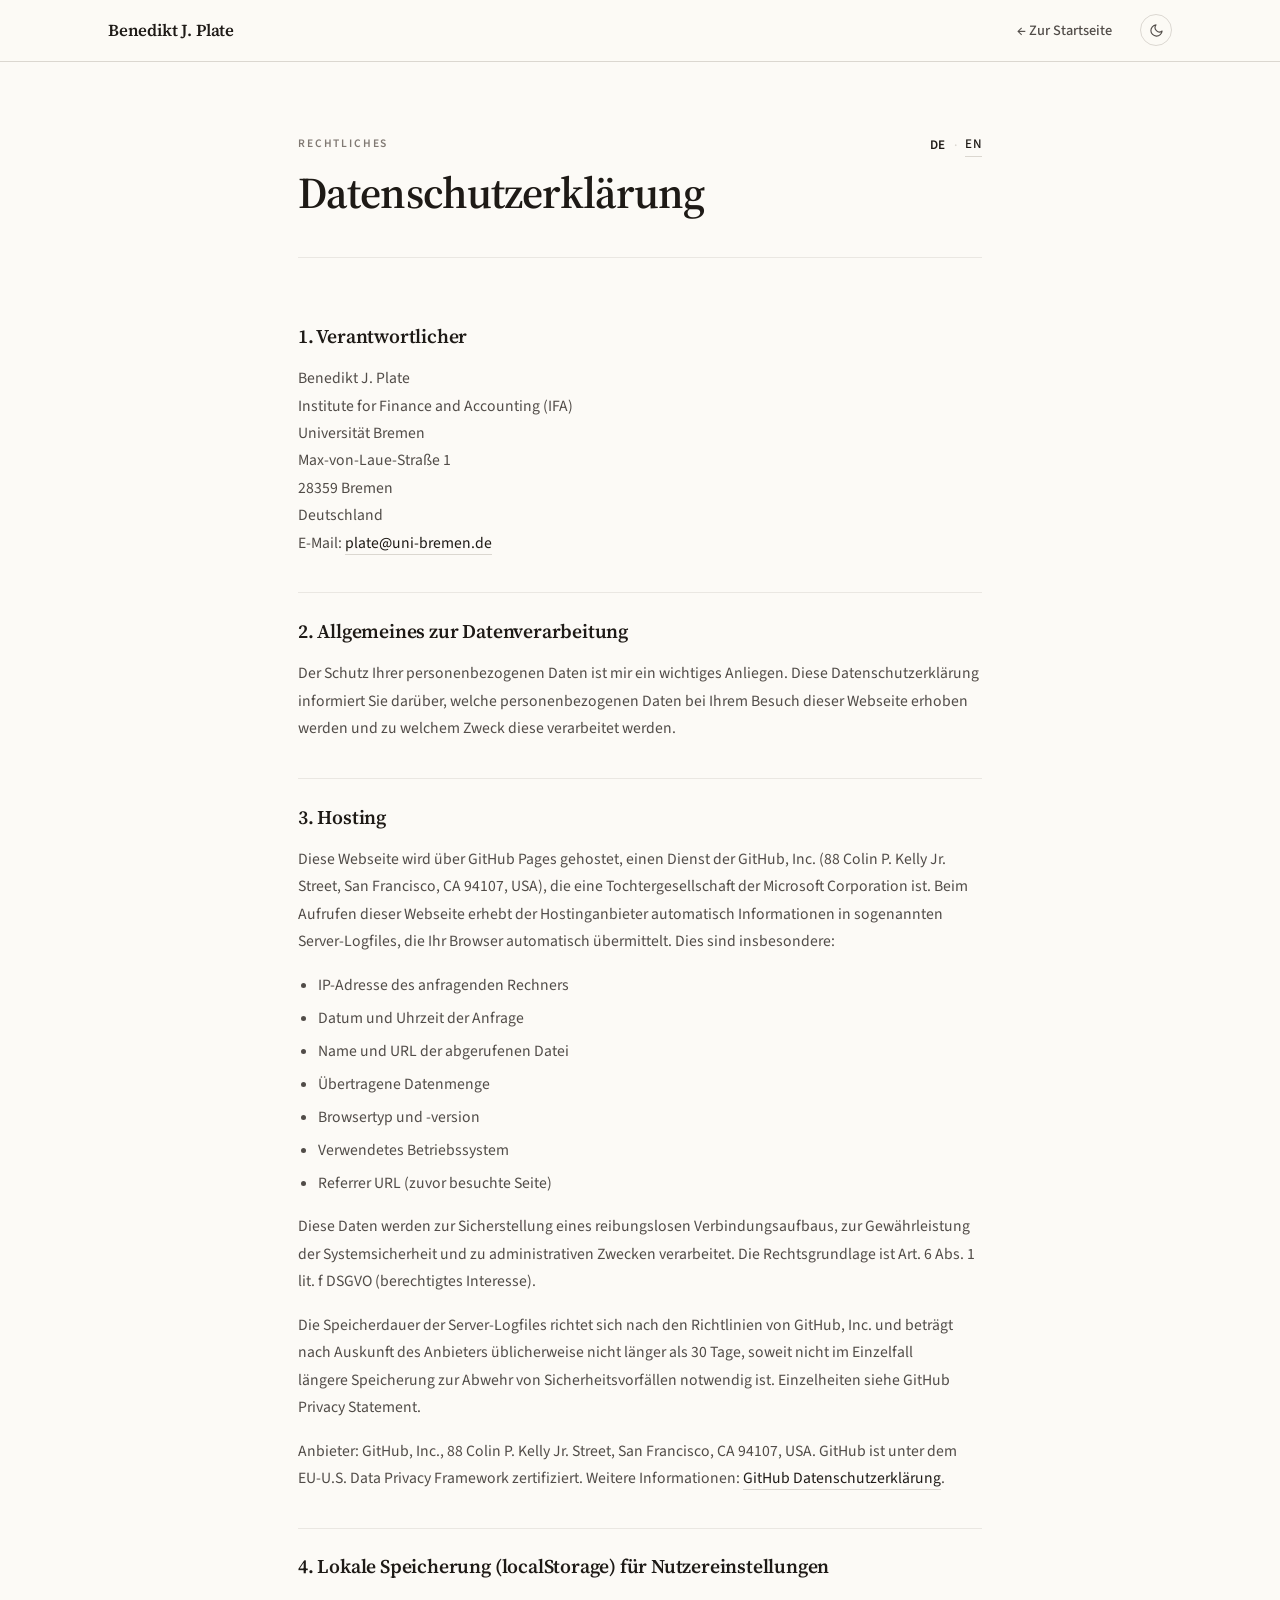
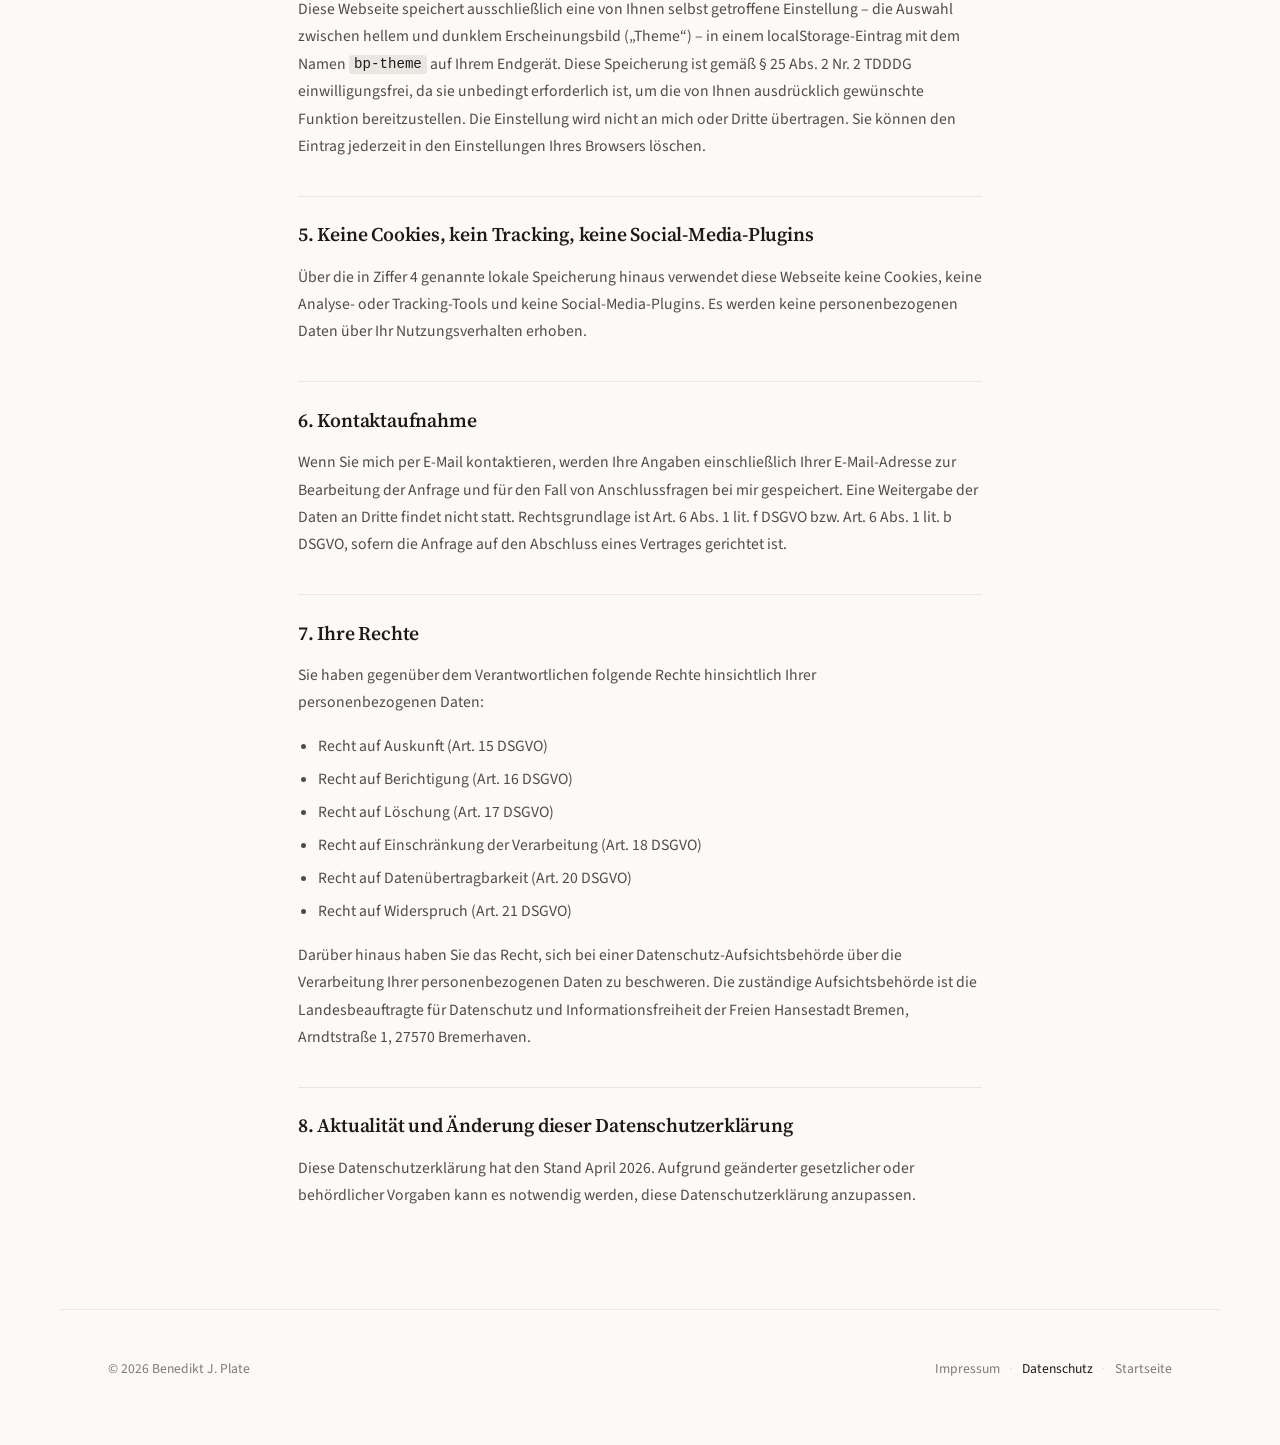
<file: datenschutz/index.html>
<!DOCTYPE html>
<html lang="de">
<head>
<meta charset="UTF-8">
<meta name="viewport" content="width=device-width, initial-scale=1.0">
<meta name="description" content="Datenschutzerklärung — Benedikt J. Plate, Institute for Finance and Accounting, Universität Bremen.">
<title>Datenschutz | Benedikt J. Plate</title>

<link rel="icon" type="image/svg+xml" href="../favicon.svg">
<link rel="icon" type="image/png" sizes="16x16" href="../assets/icons/favicon-16.png">
<link rel="icon" type="image/png" sizes="32x32" href="../assets/icons/favicon-32.png">
<link rel="icon" type="image/png" sizes="48x48" href="../assets/icons/favicon-48.png">
<link rel="apple-touch-icon" sizes="180x180" href="../assets/icons/favicon-180.png">

<link rel="stylesheet" href="../assets/css/legal.css">
</head>
<body>

<nav class="nav">
  <div class="nav-inner">
    <a href="../" class="nav-brand">Benedikt J. Plate</a>
    <div class="nav-links">
      <a href="../" class="nav-link">← Zur Startseite</a>
      <button class="theme-toggle" id="themeToggle" aria-label="Dark mode umschalten">
        <svg class="moon" viewBox="0 0 24 24" fill="none" stroke="currentColor" stroke-width="1.8" stroke-linecap="round" stroke-linejoin="round"><path d="M21 12.8A9 9 0 1 1 11.2 3a7 7 0 0 0 9.8 9.8z"/></svg>
        <svg class="sun" viewBox="0 0 24 24" fill="none" stroke="currentColor" stroke-width="1.8" stroke-linecap="round" stroke-linejoin="round"><circle cx="12" cy="12" r="4"/><path d="M12 2v2M12 20v2M4.93 4.93l1.41 1.41M17.66 17.66l1.41 1.41M2 12h2M20 12h2M4.93 19.07l1.41-1.41M17.66 6.34l1.41-1.41"/></svg>
      </button>
    </div>
  </div>
</nav>

<main class="legal">

  <div class="legal-head">
    <div class="legal-eyebrow">Rechtliches</div>
    <h1>Datenschutzerklärung</h1>
    <div class="lang-switch">
      <span class="sw-active">DE</span>
      <span class="sw-sep">·</span>
      <a href="../privacy/">EN</a>
    </div>
  </div>

  <section>
    <h2>1. Verantwortlicher</h2>
    <p>
      Benedikt J. Plate<br>
      Institute for Finance and Accounting (IFA)<br>
      Universität Bremen<br>
      Max-von-Laue-Straße 1<br>
      28359 Bremen<br>
      Deutschland<br>
      E-Mail: <a href="mailto:plate@uni-bremen.de">plate@uni-bremen.de</a>
    </p>
  </section>

  <section>
    <h2>2. Allgemeines zur Datenverarbeitung</h2>
    <p>Der Schutz Ihrer personenbezogenen Daten ist mir ein wichtiges Anliegen. Diese Datenschutzerklärung informiert Sie darüber, welche personenbezogenen Daten bei Ihrem Besuch dieser Webseite erhoben werden und zu welchem Zweck diese verarbeitet werden.</p>
  </section>

  <section>
    <h2>3. Hosting</h2>
    <p>Diese Webseite wird über GitHub Pages gehostet, einen Dienst der GitHub, Inc. (88 Colin P. Kelly Jr. Street, San Francisco, CA 94107, USA), die eine Tochtergesellschaft der Microsoft Corporation ist. Beim Aufrufen dieser Webseite erhebt der Hostinganbieter automatisch Informationen in sogenannten Server-Logfiles, die Ihr Browser automatisch übermittelt. Dies sind insbesondere:</p>
    <ul>
      <li>IP-Adresse des anfragenden Rechners</li>
      <li>Datum und Uhrzeit der Anfrage</li>
      <li>Name und URL der abgerufenen Datei</li>
      <li>Übertragene Datenmenge</li>
      <li>Browsertyp und -version</li>
      <li>Verwendetes Betriebssystem</li>
      <li>Referrer URL (zuvor besuchte Seite)</li>
    </ul>
    <p>Diese Daten werden zur Sicherstellung eines reibungslosen Verbindungsaufbaus, zur Gewährleistung der Systemsicherheit und zu administrativen Zwecken verarbeitet. Die Rechtsgrundlage ist Art. 6 Abs. 1 lit. f DSGVO (berechtigtes Interesse).</p>
    <p>Die Speicherdauer der Server-Logfiles richtet sich nach den Richtlinien von GitHub, Inc. und beträgt nach Auskunft des Anbieters üblicherweise nicht länger als 30 Tage, soweit nicht im Einzelfall längere Speicherung zur Abwehr von Sicherheitsvorfällen notwendig ist. Einzelheiten siehe GitHub Privacy Statement.</p>
    <p>Anbieter: GitHub, Inc., 88 Colin P. Kelly Jr. Street, San Francisco, CA 94107, USA. GitHub ist unter dem EU-U.S. Data Privacy Framework zertifiziert. Weitere Informationen: <a href="https://docs.github.com/site-policy/privacy-policies/github-general-privacy-statement" target="_blank" rel="noopener">GitHub Datenschutzerklärung</a>.</p>
  </section>

  <section>
    <h2>4. Lokale Speicherung (localStorage) für Nutzereinstellungen</h2>
    <p>Diese Webseite speichert ausschließlich eine von Ihnen selbst getroffene Einstellung – die Auswahl zwischen hellem und dunklem Erscheinungsbild („Theme“) – in einem localStorage-Eintrag mit dem Namen <code>bp-theme</code> auf Ihrem Endgerät. Diese Speicherung ist gemäß § 25 Abs. 2 Nr. 2 TDDDG einwilligungsfrei, da sie unbedingt erforderlich ist, um die von Ihnen ausdrücklich gewünschte Funktion bereitzustellen. Die Einstellung wird nicht an mich oder Dritte übertragen. Sie können den Eintrag jederzeit in den Einstellungen Ihres Browsers löschen.</p>
  </section>

  <section>
    <h2>5. Keine Cookies, kein Tracking, keine Social-Media-Plugins</h2>
    <p>Über die in Ziffer 4 genannte lokale Speicherung hinaus verwendet diese Webseite keine Cookies, keine Analyse- oder Tracking-Tools und keine Social-Media-Plugins. Es werden keine personenbezogenen Daten über Ihr Nutzungsverhalten erhoben.</p>
  </section>

  <section>
    <h2>6. Kontaktaufnahme</h2>
    <p>Wenn Sie mich per E-Mail kontaktieren, werden Ihre Angaben einschließlich Ihrer E-Mail-Adresse zur Bearbeitung der Anfrage und für den Fall von Anschlussfragen bei mir gespeichert. Eine Weitergabe der Daten an Dritte findet nicht statt. Rechtsgrundlage ist Art. 6 Abs. 1 lit. f DSGVO bzw. Art. 6 Abs. 1 lit. b DSGVO, sofern die Anfrage auf den Abschluss eines Vertrages gerichtet ist.</p>
  </section>

  <section>
    <h2>7. Ihre Rechte</h2>
    <p>Sie haben gegenüber dem Verantwortlichen folgende Rechte hinsichtlich Ihrer personenbezogenen Daten:</p>
    <ul>
      <li>Recht auf Auskunft (Art. 15 DSGVO)</li>
      <li>Recht auf Berichtigung (Art. 16 DSGVO)</li>
      <li>Recht auf Löschung (Art. 17 DSGVO)</li>
      <li>Recht auf Einschränkung der Verarbeitung (Art. 18 DSGVO)</li>
      <li>Recht auf Datenübertragbarkeit (Art. 20 DSGVO)</li>
      <li>Recht auf Widerspruch (Art. 21 DSGVO)</li>
    </ul>
    <p>Darüber hinaus haben Sie das Recht, sich bei einer Datenschutz-Aufsichtsbehörde über die Verarbeitung Ihrer personenbezogenen Daten zu beschweren. Die zuständige Aufsichtsbehörde ist die Landesbeauftragte für Datenschutz und Informationsfreiheit der Freien Hansestadt Bremen, Arndtstraße 1, 27570 Bremerhaven.</p>
  </section>

  <section>
    <h2>8. Aktualität und Änderung dieser Datenschutzerklärung</h2>
    <p>Diese Datenschutzerklärung hat den Stand April 2026. Aufgrund geänderter gesetzlicher oder behördlicher Vorgaben kann es notwendig werden, diese Datenschutzerklärung anzupassen.</p>
  </section>

</main>

<footer>
  <div>© 2026 Benedikt J. Plate</div>
  <div class="footer-nav">
    <a href="../impressum/">Impressum</a>
    <span class="sep">·</span>
    <a href="../datenschutz/" class="active">Datenschutz</a>
    <span class="sep">·</span>
    <a href="../">Startseite</a>
  </div>
</footer>

<script src="../assets/js/legal.js"></script>
</body>
</html>
</file>
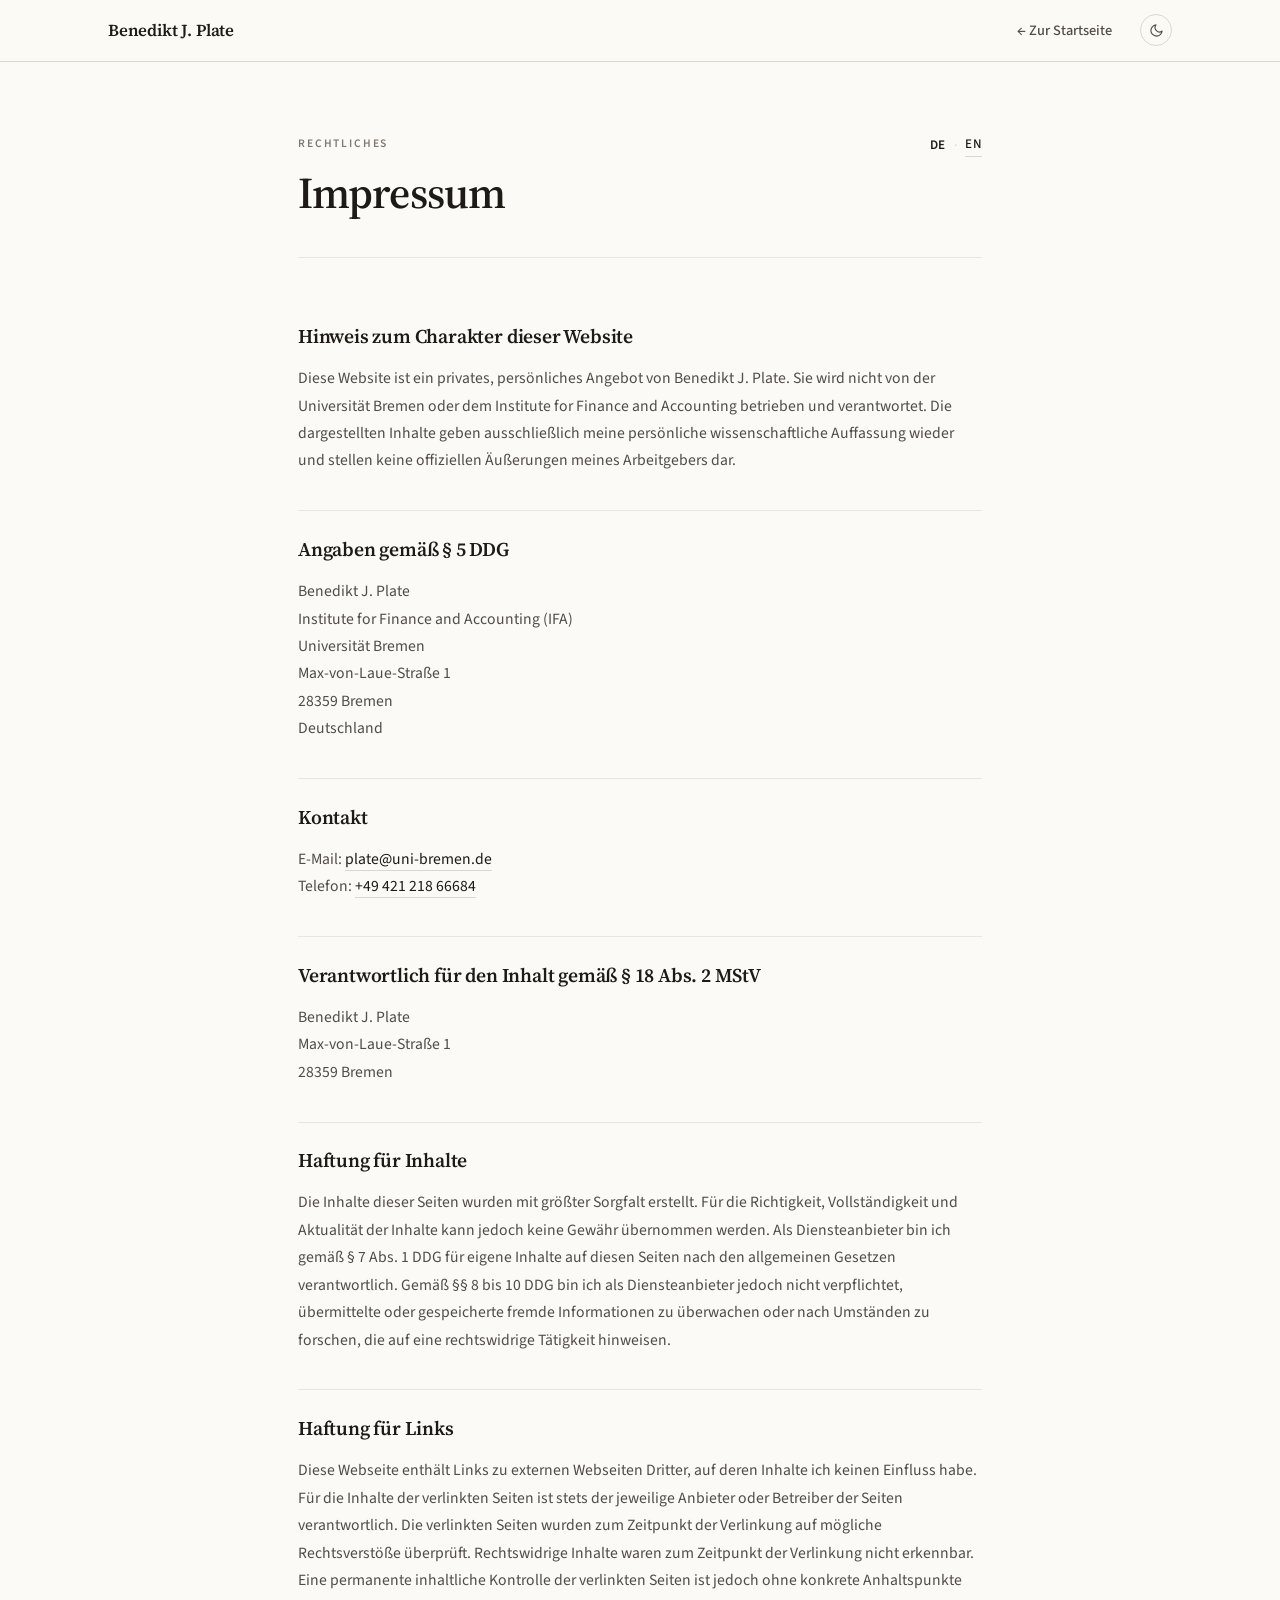
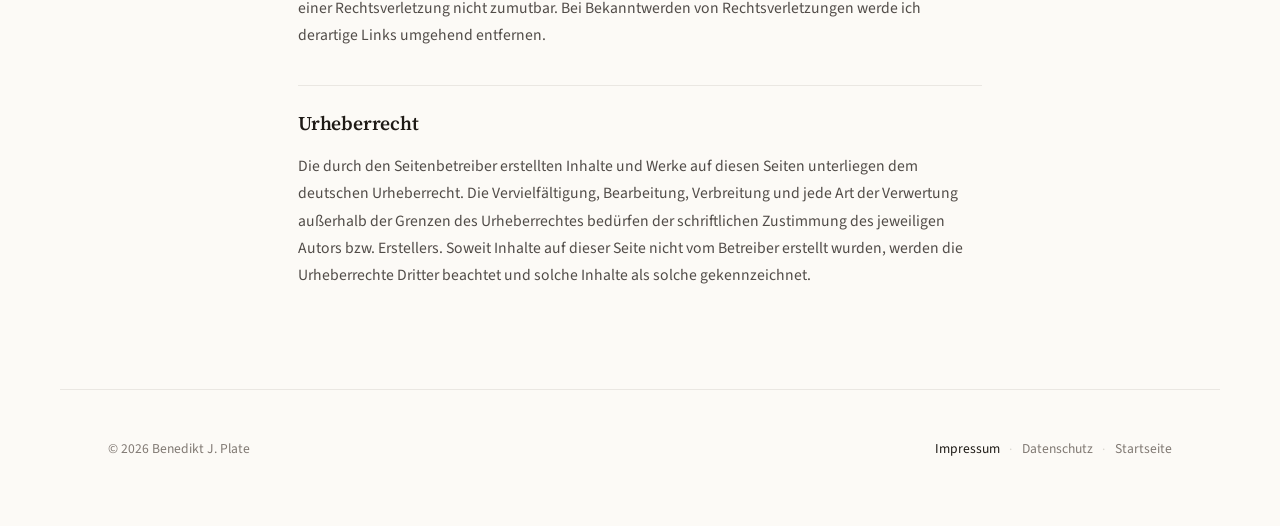
<file: impressum/index.html>
<!DOCTYPE html>
<html lang="de">
<head>
<meta charset="UTF-8">
<meta name="viewport" content="width=device-width, initial-scale=1.0">
<meta name="description" content="Impressum — Benedikt J. Plate, Institute for Finance and Accounting, Universität Bremen.">
<title>Impressum | Benedikt J. Plate</title>

<link rel="icon" type="image/svg+xml" href="../favicon.svg">
<link rel="icon" type="image/png" sizes="16x16" href="../assets/icons/favicon-16.png">
<link rel="icon" type="image/png" sizes="32x32" href="../assets/icons/favicon-32.png">
<link rel="icon" type="image/png" sizes="48x48" href="../assets/icons/favicon-48.png">
<link rel="apple-touch-icon" sizes="180x180" href="../assets/icons/favicon-180.png">

<link rel="stylesheet" href="../assets/css/legal.css">
</head>
<body>

<nav class="nav">
  <div class="nav-inner">
    <a href="../" class="nav-brand">Benedikt J. Plate</a>
    <div class="nav-links">
      <a href="../" class="nav-link">← Zur Startseite</a>
      <button class="theme-toggle" id="themeToggle" aria-label="Dark mode umschalten">
        <svg class="moon" viewBox="0 0 24 24" fill="none" stroke="currentColor" stroke-width="1.8" stroke-linecap="round" stroke-linejoin="round"><path d="M21 12.8A9 9 0 1 1 11.2 3a7 7 0 0 0 9.8 9.8z"/></svg>
        <svg class="sun" viewBox="0 0 24 24" fill="none" stroke="currentColor" stroke-width="1.8" stroke-linecap="round" stroke-linejoin="round"><circle cx="12" cy="12" r="4"/><path d="M12 2v2M12 20v2M4.93 4.93l1.41 1.41M17.66 17.66l1.41 1.41M2 12h2M20 12h2M4.93 19.07l1.41-1.41M17.66 6.34l1.41-1.41"/></svg>
      </button>
    </div>
  </div>
</nav>

<main class="legal">

  <div class="legal-head">
    <div class="legal-eyebrow">Rechtliches</div>
    <h1>Impressum</h1>
    <div class="lang-switch">
      <span class="sw-active">DE</span>
      <span class="sw-sep">·</span>
      <a href="../imprint/">EN</a>
    </div>
  </div>

  <section>
    <h2>Hinweis zum Charakter dieser Website</h2>
    <p>Diese Website ist ein privates, persönliches Angebot von Benedikt J. Plate. Sie wird nicht von der Universität Bremen oder dem Institute for Finance and Accounting betrieben und verantwortet. Die dargestellten Inhalte geben ausschließlich meine persönliche wissenschaftliche Auffassung wieder und stellen keine offiziellen Äußerungen meines Arbeitgebers dar.</p>
  </section>

  <section>
    <h2>Angaben gemäß § 5 DDG</h2>
    <p>
      Benedikt J. Plate<br>
      Institute for Finance and Accounting (IFA)<br>
      Universität Bremen<br>
      Max-von-Laue-Straße 1<br>
      28359 Bremen<br>
      Deutschland
    </p>
  </section>

  <section>
    <h2>Kontakt</h2>
    <p>
      E-Mail: <a href="mailto:plate@uni-bremen.de">plate@uni-bremen.de</a><br>
      Telefon: <a href="tel:+4942121866684">+49 421 218 66684</a>
    </p>
  </section>

  <section>
    <h2>Verantwortlich für den Inhalt gemäß § 18 Abs. 2 MStV</h2>
    <p>
      Benedikt J. Plate<br>
      Max-von-Laue-Straße 1<br>
      28359 Bremen
    </p>
  </section>

  <section>
    <h2>Haftung für Inhalte</h2>
    <p>Die Inhalte dieser Seiten wurden mit größter Sorgfalt erstellt. Für die Richtigkeit, Vollständigkeit und Aktualität der Inhalte kann jedoch keine Gewähr übernommen werden. Als Diensteanbieter bin ich gemäß § 7 Abs. 1 DDG für eigene Inhalte auf diesen Seiten nach den allgemeinen Gesetzen verantwortlich. Gemäß §§ 8 bis 10 DDG bin ich als Diensteanbieter jedoch nicht verpflichtet, übermittelte oder gespeicherte fremde Informationen zu überwachen oder nach Umständen zu forschen, die auf eine rechtswidrige Tätigkeit hinweisen.</p>
  </section>

  <section>
    <h2>Haftung für Links</h2>
    <p>Diese Webseite enthält Links zu externen Webseiten Dritter, auf deren Inhalte ich keinen Einfluss habe. Für die Inhalte der verlinkten Seiten ist stets der jeweilige Anbieter oder Betreiber der Seiten verantwortlich. Die verlinkten Seiten wurden zum Zeitpunkt der Verlinkung auf mögliche Rechtsverstöße überprüft. Rechtswidrige Inhalte waren zum Zeitpunkt der Verlinkung nicht erkennbar. Eine permanente inhaltliche Kontrolle der verlinkten Seiten ist jedoch ohne konkrete Anhaltspunkte einer Rechtsverletzung nicht zumutbar. Bei Bekanntwerden von Rechtsverletzungen werde ich derartige Links umgehend entfernen.</p>
  </section>

  <section>
    <h2>Urheberrecht</h2>
    <p>Die durch den Seitenbetreiber erstellten Inhalte und Werke auf diesen Seiten unterliegen dem deutschen Urheberrecht. Die Vervielfältigung, Bearbeitung, Verbreitung und jede Art der Verwertung außerhalb der Grenzen des Urheberrechtes bedürfen der schriftlichen Zustimmung des jeweiligen Autors bzw. Erstellers. Soweit Inhalte auf dieser Seite nicht vom Betreiber erstellt wurden, werden die Urheberrechte Dritter beachtet und solche Inhalte als solche gekennzeichnet.</p>
  </section>

</main>

<footer>
  <div>© 2026 Benedikt J. Plate</div>
  <div class="footer-nav">
    <a href="../impressum/" class="active">Impressum</a>
    <span class="sep">·</span>
    <a href="../datenschutz/">Datenschutz</a>
    <span class="sep">·</span>
    <a href="../">Startseite</a>
  </div>
</footer>

<script src="../assets/js/legal.js"></script>
</body>
</html>
</file>
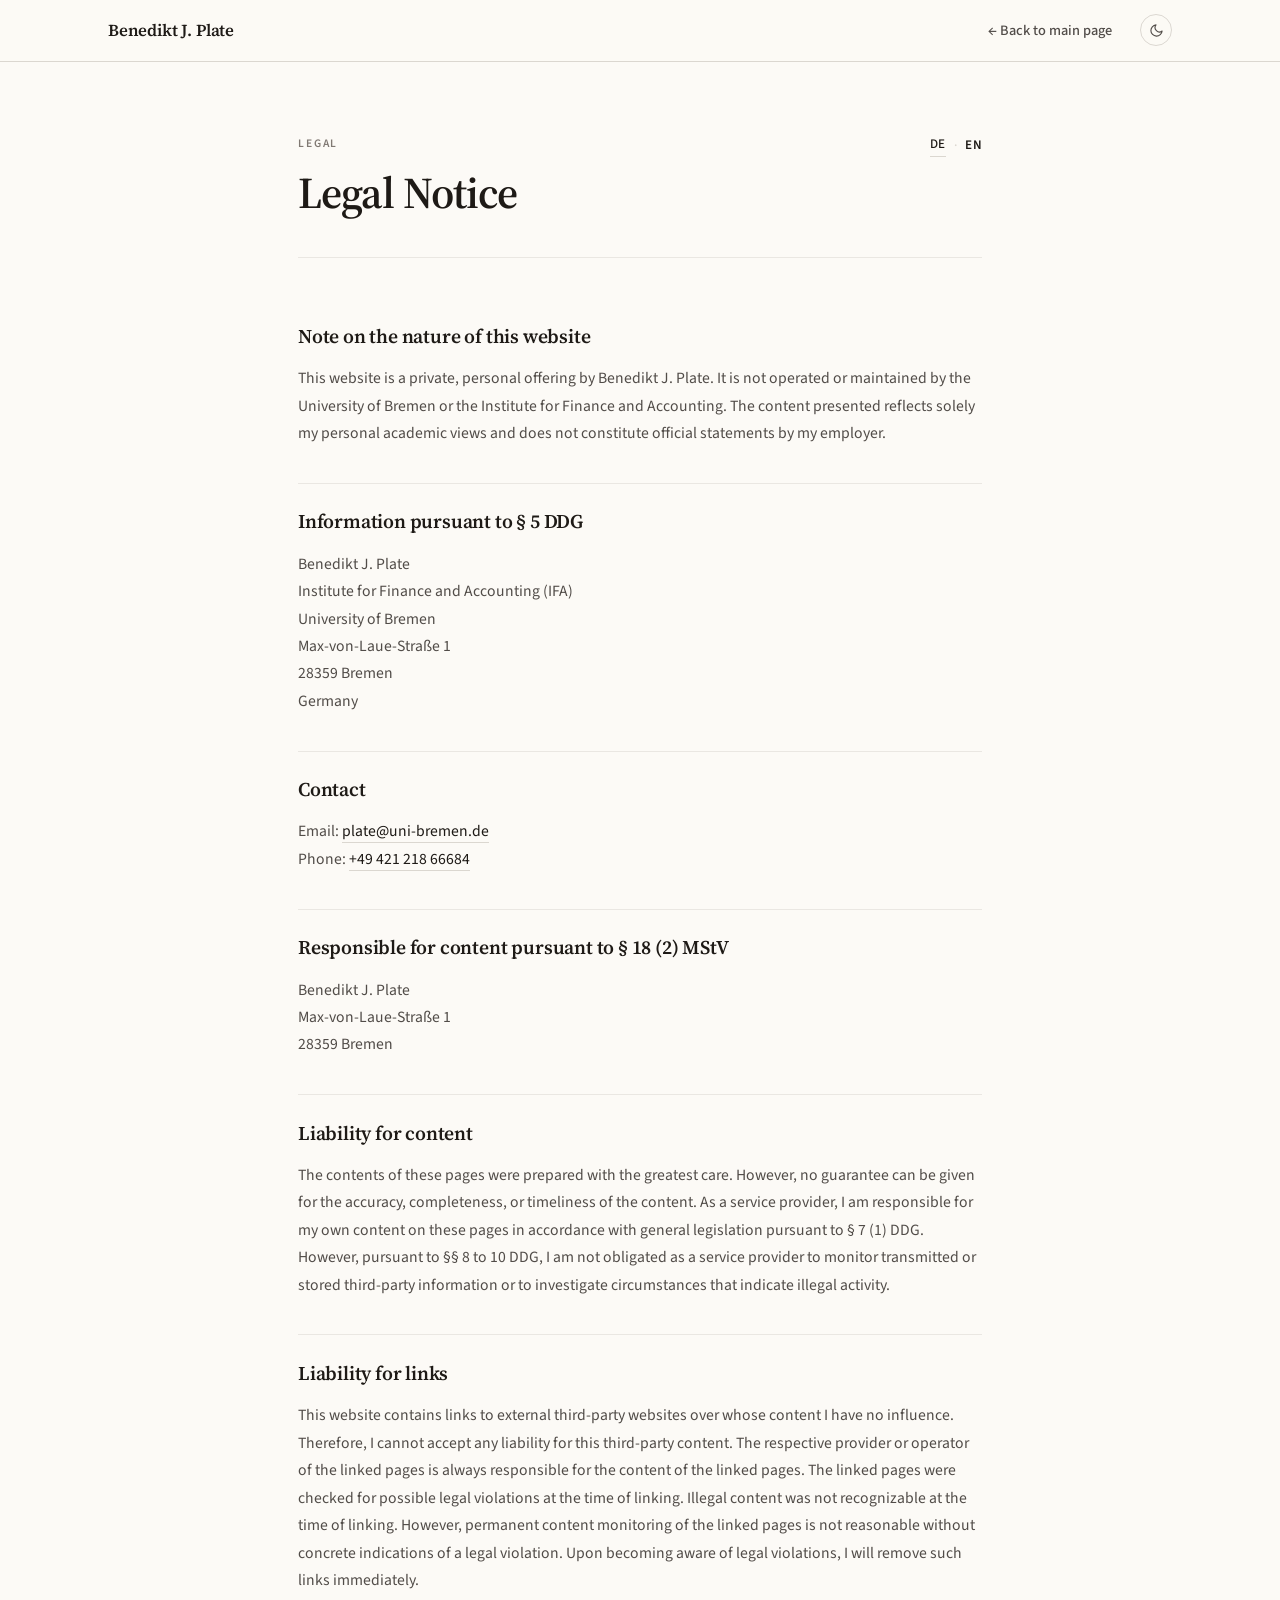
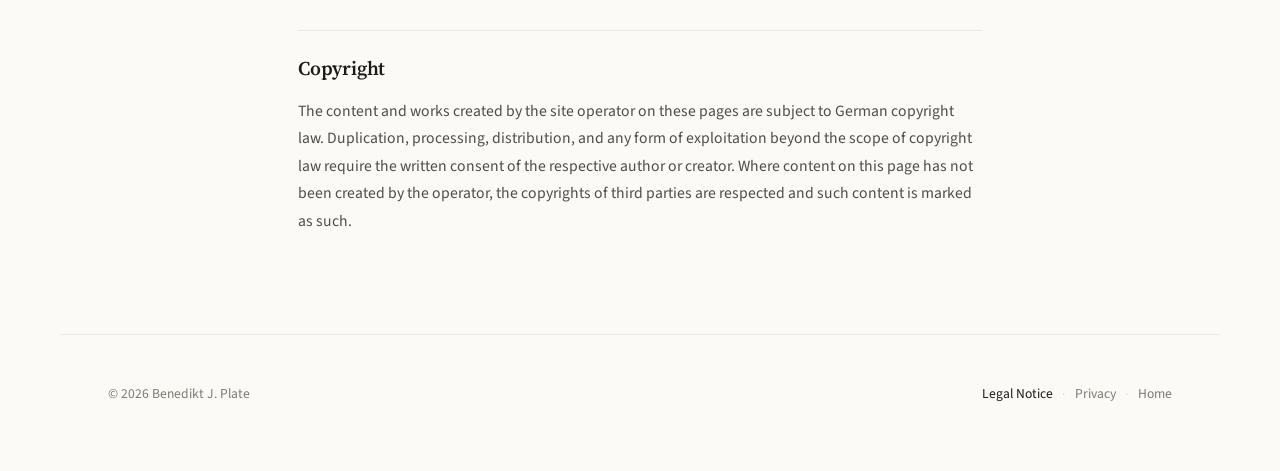
<file: imprint/index.html>
<!DOCTYPE html>
<html lang="en">
<head>
<meta charset="UTF-8">
<meta name="viewport" content="width=device-width, initial-scale=1.0">
<meta name="description" content="Legal notice — Benedikt J. Plate, Institute for Finance and Accounting, University of Bremen.">
<title>Legal Notice | Benedikt J. Plate</title>

<link rel="icon" type="image/svg+xml" href="../favicon.svg">
<link rel="icon" type="image/png" sizes="16x16" href="../assets/icons/favicon-16.png">
<link rel="icon" type="image/png" sizes="32x32" href="../assets/icons/favicon-32.png">
<link rel="icon" type="image/png" sizes="48x48" href="../assets/icons/favicon-48.png">
<link rel="apple-touch-icon" sizes="180x180" href="../assets/icons/favicon-180.png">

<link rel="stylesheet" href="../assets/css/legal.css">
</head>
<body>

<nav class="nav">
  <div class="nav-inner">
    <a href="../" class="nav-brand">Benedikt J. Plate</a>
    <div class="nav-links">
      <a href="../" class="nav-link">← Back to main page</a>
      <button class="theme-toggle" id="themeToggle" aria-label="Toggle dark mode">
        <svg class="moon" viewBox="0 0 24 24" fill="none" stroke="currentColor" stroke-width="1.8" stroke-linecap="round" stroke-linejoin="round"><path d="M21 12.8A9 9 0 1 1 11.2 3a7 7 0 0 0 9.8 9.8z"/></svg>
        <svg class="sun" viewBox="0 0 24 24" fill="none" stroke="currentColor" stroke-width="1.8" stroke-linecap="round" stroke-linejoin="round"><circle cx="12" cy="12" r="4"/><path d="M12 2v2M12 20v2M4.93 4.93l1.41 1.41M17.66 17.66l1.41 1.41M2 12h2M20 12h2M4.93 19.07l1.41-1.41M17.66 6.34l1.41-1.41"/></svg>
      </button>
    </div>
  </div>
</nav>

<main class="legal">

  <div class="legal-head">
    <div class="legal-eyebrow">Legal</div>
    <h1>Legal Notice</h1>
    <div class="lang-switch">
      <a href="../impressum/">DE</a>
      <span class="sw-sep">·</span>
      <span class="sw-active">EN</span>
    </div>
  </div>

  <section>
    <h2>Note on the nature of this website</h2>
    <p>This website is a private, personal offering by Benedikt J. Plate. It is not operated or maintained by the University of Bremen or the Institute for Finance and Accounting. The content presented reflects solely my personal academic views and does not constitute official statements by my employer.</p>
  </section>

  <section>
    <h2>Information pursuant to § 5 DDG</h2>
    <p>
      Benedikt J. Plate<br>
      Institute for Finance and Accounting (IFA)<br>
      University of Bremen<br>
      Max-von-Laue-Straße 1<br>
      28359 Bremen<br>
      Germany
    </p>
  </section>

  <section>
    <h2>Contact</h2>
    <p>
      Email: <a href="mailto:plate@uni-bremen.de">plate@uni-bremen.de</a><br>
      Phone: <a href="tel:+4942121866684">+49 421 218 66684</a>
    </p>
  </section>

  <section>
    <h2>Responsible for content pursuant to § 18 (2) MStV</h2>
    <p>
      Benedikt J. Plate<br>
      Max-von-Laue-Straße 1<br>
      28359 Bremen
    </p>
  </section>

  <section>
    <h2>Liability for content</h2>
    <p>The contents of these pages were prepared with the greatest care. However, no guarantee can be given for the accuracy, completeness, or timeliness of the content. As a service provider, I am responsible for my own content on these pages in accordance with general legislation pursuant to § 7 (1) DDG. However, pursuant to §§ 8 to 10 DDG, I am not obligated as a service provider to monitor transmitted or stored third-party information or to investigate circumstances that indicate illegal activity.</p>
  </section>

  <section>
    <h2>Liability for links</h2>
    <p>This website contains links to external third-party websites over whose content I have no influence. Therefore, I cannot accept any liability for this third-party content. The respective provider or operator of the linked pages is always responsible for the content of the linked pages. The linked pages were checked for possible legal violations at the time of linking. Illegal content was not recognizable at the time of linking. However, permanent content monitoring of the linked pages is not reasonable without concrete indications of a legal violation. Upon becoming aware of legal violations, I will remove such links immediately.</p>
  </section>

  <section>
    <h2>Copyright</h2>
    <p>The content and works created by the site operator on these pages are subject to German copyright law. Duplication, processing, distribution, and any form of exploitation beyond the scope of copyright law require the written consent of the respective author or creator. Where content on this page has not been created by the operator, the copyrights of third parties are respected and such content is marked as such.</p>
  </section>

</main>

<footer>
  <div>© 2026 Benedikt J. Plate</div>
  <div class="footer-nav">
    <a href="../imprint/" class="active">Legal Notice</a>
    <span class="sep">·</span>
    <a href="../privacy/">Privacy</a>
    <span class="sep">·</span>
    <a href="../">Home</a>
  </div>
</footer>

<script src="../assets/js/legal.js"></script>
</body>
</html>
</file>
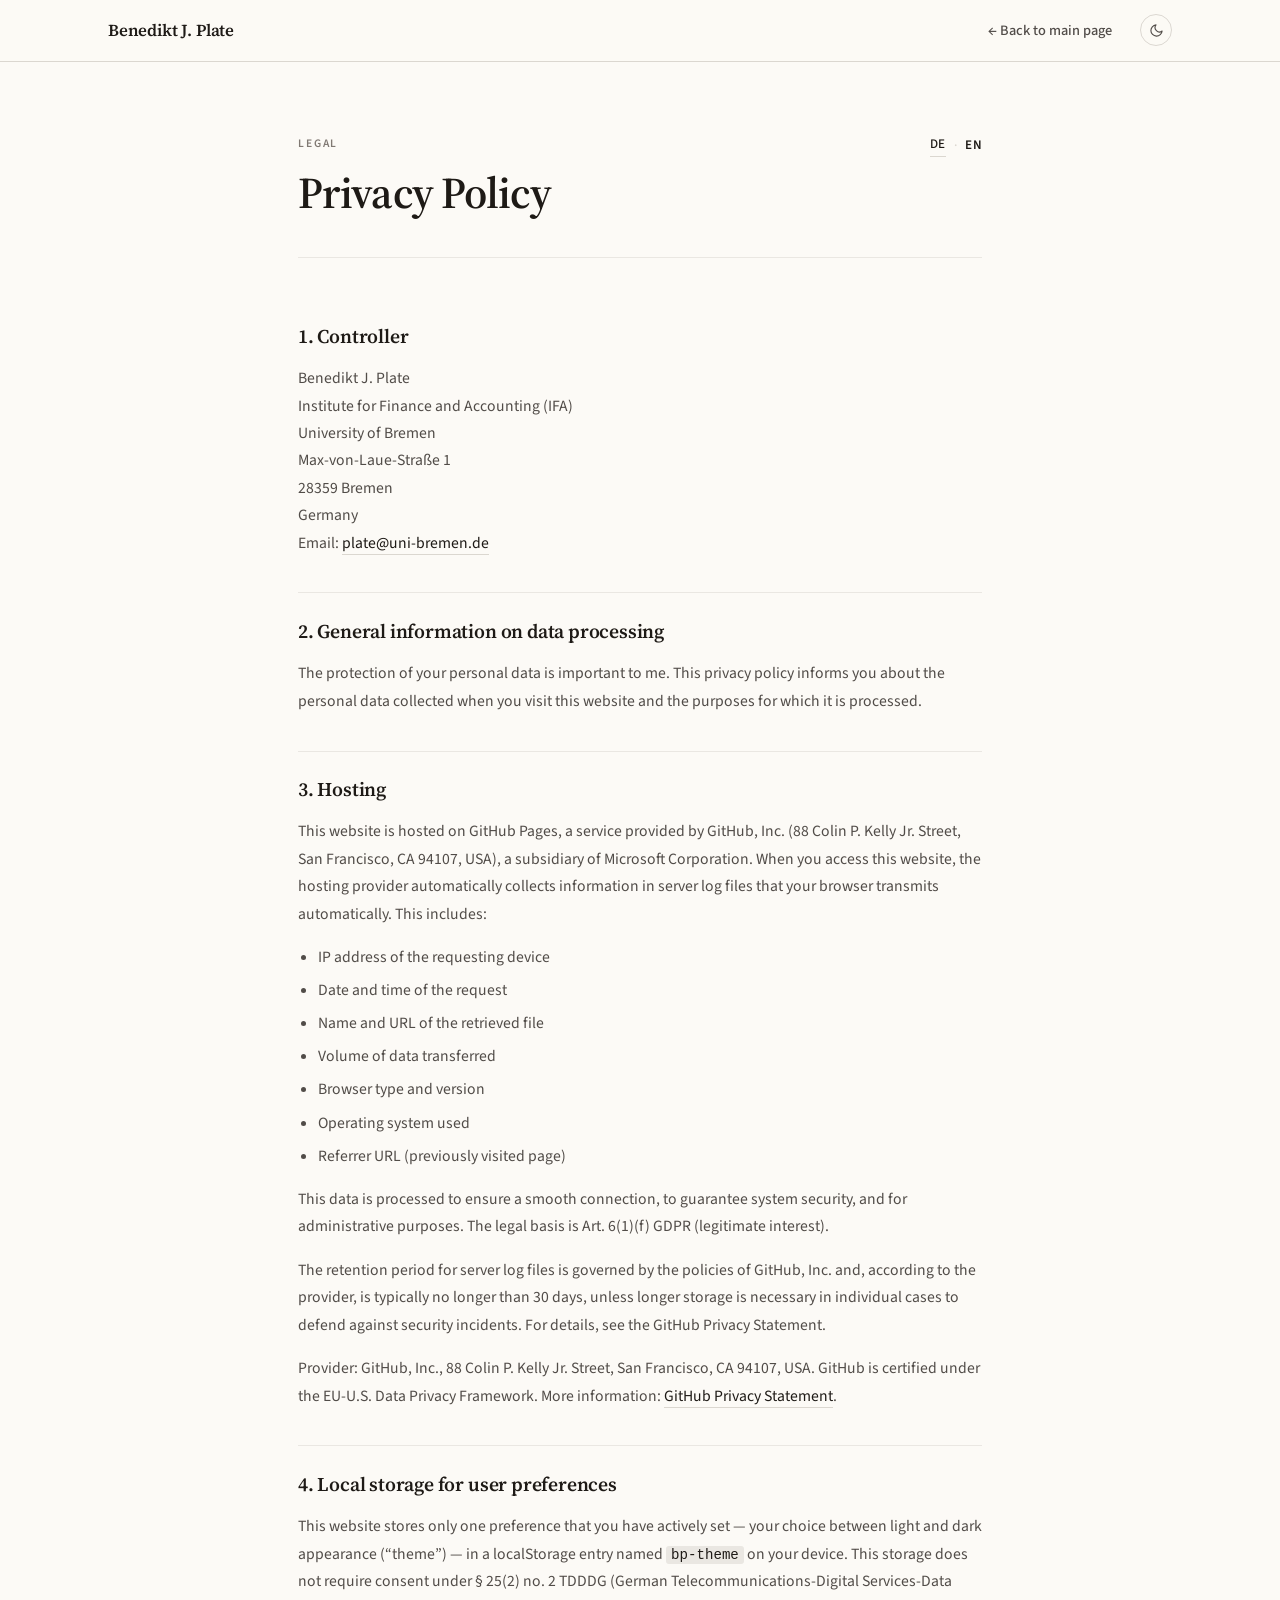
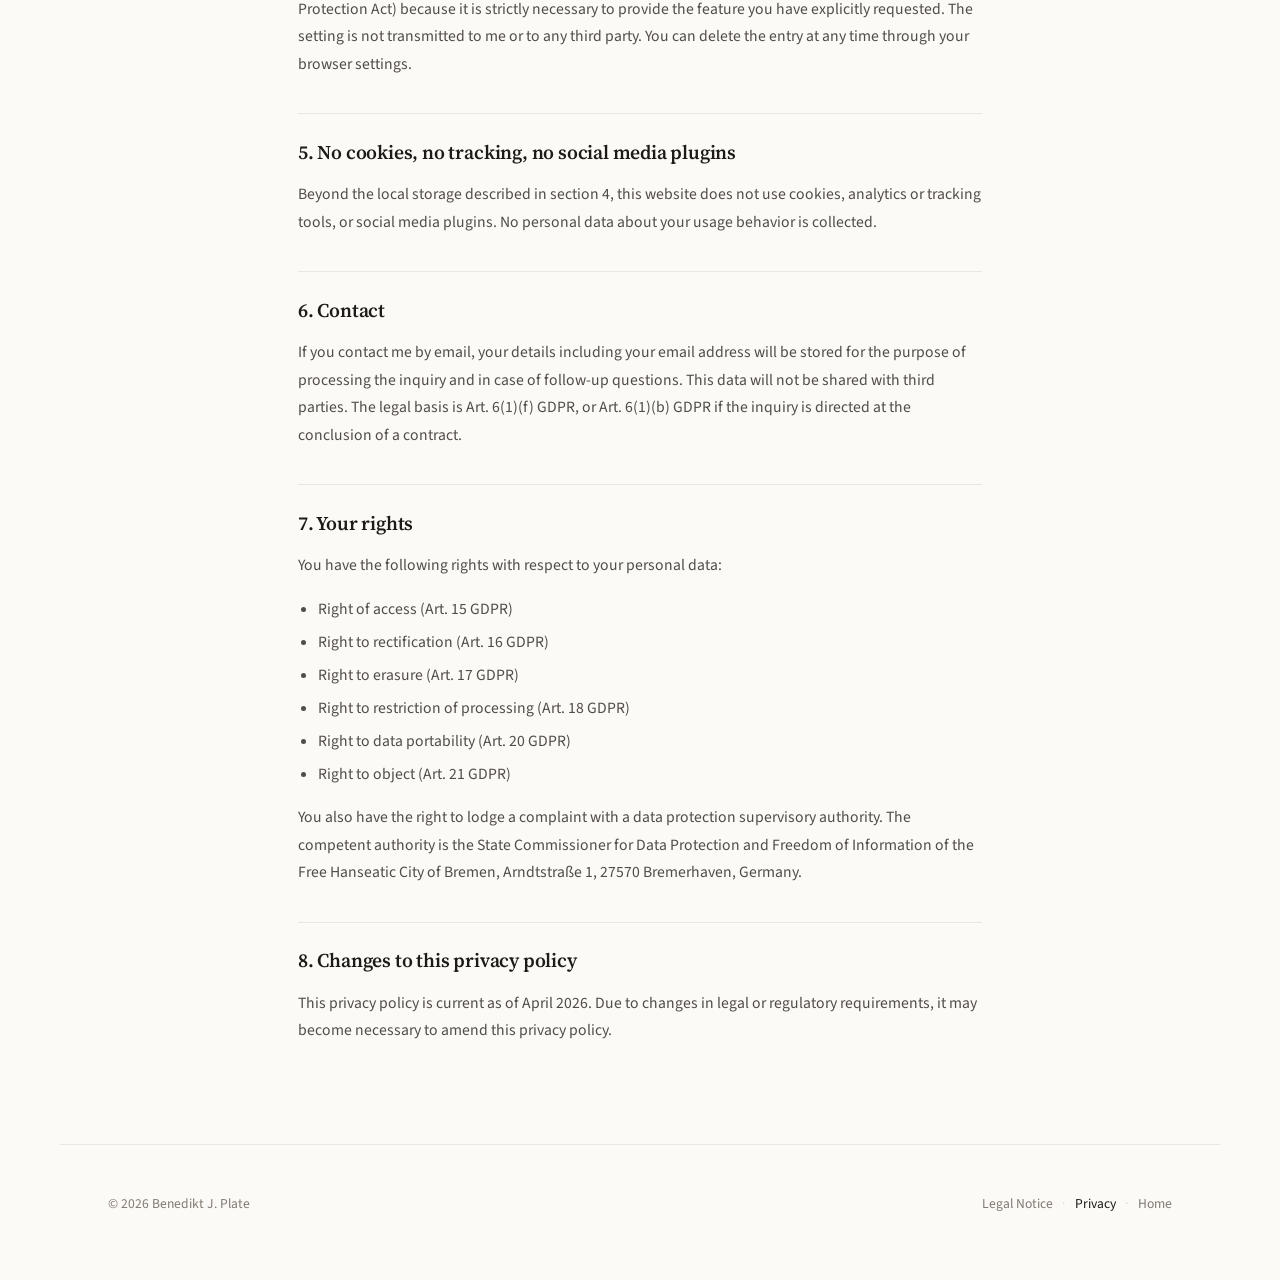
<file: privacy/index.html>
<!DOCTYPE html>
<html lang="en">
<head>
<meta charset="UTF-8">
<meta name="viewport" content="width=device-width, initial-scale=1.0">
<meta name="description" content="Privacy Policy — Benedikt J. Plate, Institute for Finance and Accounting, University of Bremen.">
<title>Privacy Policy | Benedikt J. Plate</title>

<link rel="icon" type="image/svg+xml" href="../favicon.svg">
<link rel="icon" type="image/png" sizes="16x16" href="../assets/icons/favicon-16.png">
<link rel="icon" type="image/png" sizes="32x32" href="../assets/icons/favicon-32.png">
<link rel="icon" type="image/png" sizes="48x48" href="../assets/icons/favicon-48.png">
<link rel="apple-touch-icon" sizes="180x180" href="../assets/icons/favicon-180.png">

<link rel="stylesheet" href="../assets/css/legal.css">
</head>
<body>

<nav class="nav">
  <div class="nav-inner">
    <a href="../" class="nav-brand">Benedikt J. Plate</a>
    <div class="nav-links">
      <a href="../" class="nav-link">← Back to main page</a>
      <button class="theme-toggle" id="themeToggle" aria-label="Toggle dark mode">
        <svg class="moon" viewBox="0 0 24 24" fill="none" stroke="currentColor" stroke-width="1.8" stroke-linecap="round" stroke-linejoin="round"><path d="M21 12.8A9 9 0 1 1 11.2 3a7 7 0 0 0 9.8 9.8z"/></svg>
        <svg class="sun" viewBox="0 0 24 24" fill="none" stroke="currentColor" stroke-width="1.8" stroke-linecap="round" stroke-linejoin="round"><circle cx="12" cy="12" r="4"/><path d="M12 2v2M12 20v2M4.93 4.93l1.41 1.41M17.66 17.66l1.41 1.41M2 12h2M20 12h2M4.93 19.07l1.41-1.41M17.66 6.34l1.41-1.41"/></svg>
      </button>
    </div>
  </div>
</nav>

<main class="legal">

  <div class="legal-head">
    <div class="legal-eyebrow">Legal</div>
    <h1>Privacy Policy</h1>
    <div class="lang-switch">
      <a href="../datenschutz/">DE</a>
      <span class="sw-sep">·</span>
      <span class="sw-active">EN</span>
    </div>
  </div>

  <section>
    <h2>1. Controller</h2>
    <p>
      Benedikt J. Plate<br>
      Institute for Finance and Accounting (IFA)<br>
      University of Bremen<br>
      Max-von-Laue-Straße 1<br>
      28359 Bremen<br>
      Germany<br>
      Email: <a href="mailto:plate@uni-bremen.de">plate@uni-bremen.de</a>
    </p>
  </section>

  <section>
    <h2>2. General information on data processing</h2>
    <p>The protection of your personal data is important to me. This privacy policy informs you about the personal data collected when you visit this website and the purposes for which it is processed.</p>
  </section>

  <section>
    <h2>3. Hosting</h2>
    <p>This website is hosted on GitHub Pages, a service provided by GitHub, Inc. (88 Colin P. Kelly Jr. Street, San Francisco, CA 94107, USA), a subsidiary of Microsoft Corporation. When you access this website, the hosting provider automatically collects information in server log files that your browser transmits automatically. This includes:</p>
    <ul>
      <li>IP address of the requesting device</li>
      <li>Date and time of the request</li>
      <li>Name and URL of the retrieved file</li>
      <li>Volume of data transferred</li>
      <li>Browser type and version</li>
      <li>Operating system used</li>
      <li>Referrer URL (previously visited page)</li>
    </ul>
    <p>This data is processed to ensure a smooth connection, to guarantee system security, and for administrative purposes. The legal basis is Art. 6(1)(f) GDPR (legitimate interest).</p>
    <p>The retention period for server log files is governed by the policies of GitHub, Inc. and, according to the provider, is typically no longer than 30 days, unless longer storage is necessary in individual cases to defend against security incidents. For details, see the GitHub Privacy Statement.</p>
    <p>Provider: GitHub, Inc., 88 Colin P. Kelly Jr. Street, San Francisco, CA 94107, USA. GitHub is certified under the EU-U.S. Data Privacy Framework. More information: <a href="https://docs.github.com/site-policy/privacy-policies/github-general-privacy-statement" target="_blank" rel="noopener">GitHub Privacy Statement</a>.</p>
  </section>

  <section>
    <h2>4. Local storage for user preferences</h2>
    <p>This website stores only one preference that you have actively set — your choice between light and dark appearance (“theme”) — in a localStorage entry named <code>bp-theme</code> on your device. This storage does not require consent under § 25(2) no. 2 TDDDG (German Telecommunications-Digital Services-Data Protection Act) because it is strictly necessary to provide the feature you have explicitly requested. The setting is not transmitted to me or to any third party. You can delete the entry at any time through your browser settings.</p>
  </section>

  <section>
    <h2>5. No cookies, no tracking, no social media plugins</h2>
    <p>Beyond the local storage described in section 4, this website does not use cookies, analytics or tracking tools, or social media plugins. No personal data about your usage behavior is collected.</p>
  </section>

  <section>
    <h2>6. Contact</h2>
    <p>If you contact me by email, your details including your email address will be stored for the purpose of processing the inquiry and in case of follow-up questions. This data will not be shared with third parties. The legal basis is Art. 6(1)(f) GDPR, or Art. 6(1)(b) GDPR if the inquiry is directed at the conclusion of a contract.</p>
  </section>

  <section>
    <h2>7. Your rights</h2>
    <p>You have the following rights with respect to your personal data:</p>
    <ul>
      <li>Right of access (Art. 15 GDPR)</li>
      <li>Right to rectification (Art. 16 GDPR)</li>
      <li>Right to erasure (Art. 17 GDPR)</li>
      <li>Right to restriction of processing (Art. 18 GDPR)</li>
      <li>Right to data portability (Art. 20 GDPR)</li>
      <li>Right to object (Art. 21 GDPR)</li>
    </ul>
    <p>You also have the right to lodge a complaint with a data protection supervisory authority. The competent authority is the State Commissioner for Data Protection and Freedom of Information of the Free Hanseatic City of Bremen, Arndtstraße 1, 27570 Bremerhaven, Germany.</p>
  </section>

  <section>
    <h2>8. Changes to this privacy policy</h2>
    <p>This privacy policy is current as of April 2026. Due to changes in legal or regulatory requirements, it may become necessary to amend this privacy policy.</p>
  </section>

</main>

<footer>
  <div>© 2026 Benedikt J. Plate</div>
  <div class="footer-nav">
    <a href="../imprint/">Legal Notice</a>
    <span class="sep">·</span>
    <a href="../privacy/" class="active">Privacy</a>
    <span class="sep">·</span>
    <a href="../">Home</a>
  </div>
</footer>

<script src="../assets/js/legal.js"></script>
</body>
</html>
</file>
<file: assets/css/legal.css>
/* ============================================================
   LEGAL PAGES — matches main site tokens (index.html)
   ============================================================ */

/* ============================================================
   SELF-HOSTED VARIABLE FONTS (GDPR-safe, no third-party requests)
   Source Sans 3  — weight axis 200..900, roman + italic
   Source Serif 4 — weight 200..900 + optical-size 8..60, roman + italic
   Files in assets/fonts/
   ============================================================ */
@font-face {
  font-family: 'Source Sans 3';
  font-style: normal;
  font-weight: 200 900;
  font-display: swap;
  src: url('../fonts/SourceSans3-VariableFont_wght.ttf') format('truetype-variations');
}
@font-face {
  font-family: 'Source Sans 3';
  font-style: italic;
  font-weight: 200 900;
  font-display: swap;
  src: url('../fonts/SourceSans3-Italic-VariableFont_wght.ttf') format('truetype-variations');
}
@font-face {
  font-family: 'Source Serif 4';
  font-style: normal;
  font-weight: 200 900;
  font-display: swap;
  src: url('../fonts/SourceSerif4-VariableFont.ttf') format('truetype-variations');
}
@font-face {
  font-family: 'Source Serif 4';
  font-style: italic;
  font-weight: 200 900;
  font-display: swap;
  src: url('../fonts/SourceSerif4-Italic-VariableFont.ttf') format('truetype-variations');
}

:root {
  --bg:          oklch(0.985 0.006 85);
  --paper:       oklch(0.965 0.010 82);
  --ink:         oklch(0.22  0.010 60);
  --ink-2:       oklch(0.42  0.010 60);
  --ink-3:       oklch(0.58  0.012 60);
  --rule:        oklch(0.88  0.010 80);
  --rule-2:      oklch(0.93  0.008 82);
  --accent:      oklch(0.55  0.110 45);
  --accent-soft: oklch(0.55  0.110 45 / 0.10);

  --shadow-sm: 0 1px 2px rgba(40, 25, 10, 0.04);
  --shadow-md: 0 8px 30px rgba(40, 25, 10, 0.06);

  --sans:   'Source Sans 3', -apple-system, BlinkMacSystemFont, 'Segoe UI', sans-serif;
  --serif:  'Source Serif 4', 'Iowan Old Style', Georgia, serif;

  --maxw: 1160px;
  --legal-maxw: 780px;
  --gutter: clamp(1.25rem, 4vw, 3rem);
}

[data-theme="dark"] {
  --bg:          oklch(0.18 0.010 60);
  --paper:       oklch(0.22 0.012 60);
  --ink:         oklch(0.94 0.008 80);
  --ink-2:       oklch(0.76 0.010 75);
  --ink-3:       oklch(0.60 0.010 70);
  --rule:        oklch(0.32 0.010 60);
  --rule-2:      oklch(0.26 0.010 60);
  --accent:      oklch(0.72 0.110 50);
  --accent-soft: oklch(0.72 0.110 50 / 0.14);

  --shadow-sm: 0 1px 2px rgba(0,0,0,0.3);
  --shadow-md: 0 8px 30px rgba(0,0,0,0.35);
}

*, *::before, *::after { box-sizing: border-box; }
html { scroll-behavior: smooth; -webkit-text-size-adjust: 100%; }
body {
  margin: 0;
  font-family: var(--sans);
  font-size: 16.5px;
  line-height: 1.65;
  font-optical-sizing: auto;
  color: var(--ink);
  background: var(--bg);
  -webkit-font-smoothing: antialiased;
  text-rendering: optimizeLegibility;
  transition: background 0.35s ease, color 0.35s ease;
}
::selection { background: var(--accent-soft); color: var(--ink); }
a { color: inherit; text-decoration: none; }

/* ============================================================
   NAV — mirrors index.html
   ============================================================ */
.nav {
  position: sticky; top: 0; z-index: 50;
  background: color-mix(in oklab, var(--bg) 90%, transparent);
  backdrop-filter: saturate(1.2) blur(10px);
  -webkit-backdrop-filter: saturate(1.2) blur(10px);
  border-bottom: 1px solid var(--rule);
}
.nav-inner {
  max-width: var(--maxw);
  margin: 0 auto;
  padding: 0.9rem var(--gutter);
  display: flex; align-items: center; justify-content: space-between;
  gap: 2rem;
}
.nav-brand {
  font-family: var(--serif);
  font-weight: 600;
  font-size: 1.05rem;
  letter-spacing: -0.01em;
  color: var(--ink);
}
.nav-links {
  display: flex; gap: 1.5rem; align-items: center;
  font-size: 0.9rem;
  font-weight: 500;
}
.nav-link {
  color: var(--ink-2);
  padding: 0.25rem 0;
  transition: color 0.2s ease;
}
.nav-link:hover { color: var(--ink); }

.theme-toggle {
  background: transparent;
  border: 1px solid var(--rule);
  border-radius: 999px;
  width: 32px; height: 32px;
  display: inline-flex; align-items: center; justify-content: center;
  cursor: pointer;
  color: var(--ink-2);
  transition: all 0.25s ease;
  margin-left: 0.25rem;
}
.theme-toggle:hover { color: var(--ink); border-color: var(--ink-2); }
.theme-toggle svg { width: 15px; height: 15px; }
.theme-toggle .sun { display: none; }
[data-theme="dark"] .theme-toggle .sun { display: block; }
[data-theme="dark"] .theme-toggle .moon { display: none; }

/* ============================================================
   LEGAL LAYOUT
   ============================================================ */
main.legal {
  max-width: var(--legal-maxw);
  margin: 0 auto;
  padding: 0 var(--gutter);
}

.legal-head {
  padding: 4.5rem 0 2.5rem;
  border-bottom: 1px solid var(--rule-2);
  margin-bottom: 2.5rem;
  position: relative;
}
.legal-eyebrow {
  text-transform: uppercase;
  font-size: 0.72rem;
  letter-spacing: 0.16em;
  font-weight: 600;
  color: var(--ink-3);
  margin-bottom: 1rem;
}
.legal-head h1 {
  font-family: var(--serif);
  font-weight: 600;
  font-size: clamp(2rem, 3.6vw, 2.75rem);
  letter-spacing: -0.02em;
  line-height: 1.1;
  color: var(--ink);
  margin: 0;
}
.lang-switch {
  position: absolute;
  top: 4.5rem;
  right: 0;
  display: inline-flex;
  align-items: center;
  gap: 0.5rem;
  font-size: 0.82rem;
  font-weight: 500;
  color: var(--ink-3);
  font-family: var(--sans);
  letter-spacing: 0.03em;
}
.lang-switch .sw-active { color: var(--ink); font-weight: 600; }
.lang-switch .sw-sep { color: var(--rule); }
.lang-switch a {
  color: var(--ink-3);
  border-bottom: 1px solid transparent;
  transition: color 0.2s, border-color 0.2s;
  padding-bottom: 1px;
}
.lang-switch a:hover { color: var(--accent); border-bottom-color: var(--accent); }

main.legal section {
  padding: 1.6rem 0 1.2rem;
}
main.legal section + section {
  border-top: 1px solid var(--rule-2);
}

main.legal h2 {
  font-family: var(--serif);
  font-weight: 600;
  font-size: 1.22rem;
  letter-spacing: -0.01em;
  line-height: 1.3;
  color: var(--ink);
  margin: 0 0 1rem 0;
}
main.legal h3 {
  font-family: var(--sans);
  font-weight: 600;
  font-size: 1rem;
  color: var(--ink);
  margin: 1.6rem 0 0.6rem 0;
}
main.legal p,
main.legal ul {
  font-size: 0.98rem;
  line-height: 1.75;
  color: var(--ink-2);
  margin: 0 0 1rem 0;
  text-wrap: pretty;
}
main.legal ul {
  padding-left: 1.25rem;
}
main.legal li {
  margin-bottom: 0.35rem;
}
main.legal code {
  font-family: ui-monospace, SFMono-Regular, Menlo, Consolas, monospace;
  font-size: 0.9em;
  padding: 0.08em 0.36em;
  background: var(--rule-2);
  border-radius: 3px;
  color: var(--ink);
}
main.legal a {
  color: var(--ink);
  border-bottom: 1px solid var(--rule);
  transition: color 0.2s, border-color 0.2s;
}
main.legal a:hover { color: var(--accent); border-bottom-color: var(--accent); }

/* ============================================================
   FOOTER — mirrors index.html
   ============================================================ */
footer {
  max-width: var(--maxw);
  margin: 4rem auto 0;
  padding: 3rem var(--gutter) 4rem;
  border-top: 1px solid var(--rule-2);
  display: flex;
  justify-content: space-between;
  flex-wrap: wrap;
  gap: 1rem;
  font-size: 0.85rem;
  color: var(--ink-3);
}
.footer-nav {
  display: inline-flex;
  align-items: center;
  gap: 0.6rem;
  flex-wrap: wrap;
}
.footer-nav a {
  color: var(--ink-3);
  border-bottom: 1px solid transparent;
  transition: all 0.2s;
}
.footer-nav a:hover { color: var(--accent); border-bottom-color: var(--accent); }
.footer-nav a.active { color: var(--ink); }
.footer-nav .sep { color: var(--rule); }

/* ============================================================
   RESPONSIVE
   ============================================================ */
@media (max-width: 720px) {
  .legal-head { padding-top: 3rem; }
  .lang-switch {
    position: static;
    margin-top: 1.25rem;
  }
  main.legal h2 { font-size: 1.12rem; }
}

@media (prefers-reduced-motion: reduce) {
  *, *::before, *::after {
    animation-duration: 0s !important;
    transition-duration: 0s !important;
    scroll-behavior: auto !important;
  }
}
</file>
